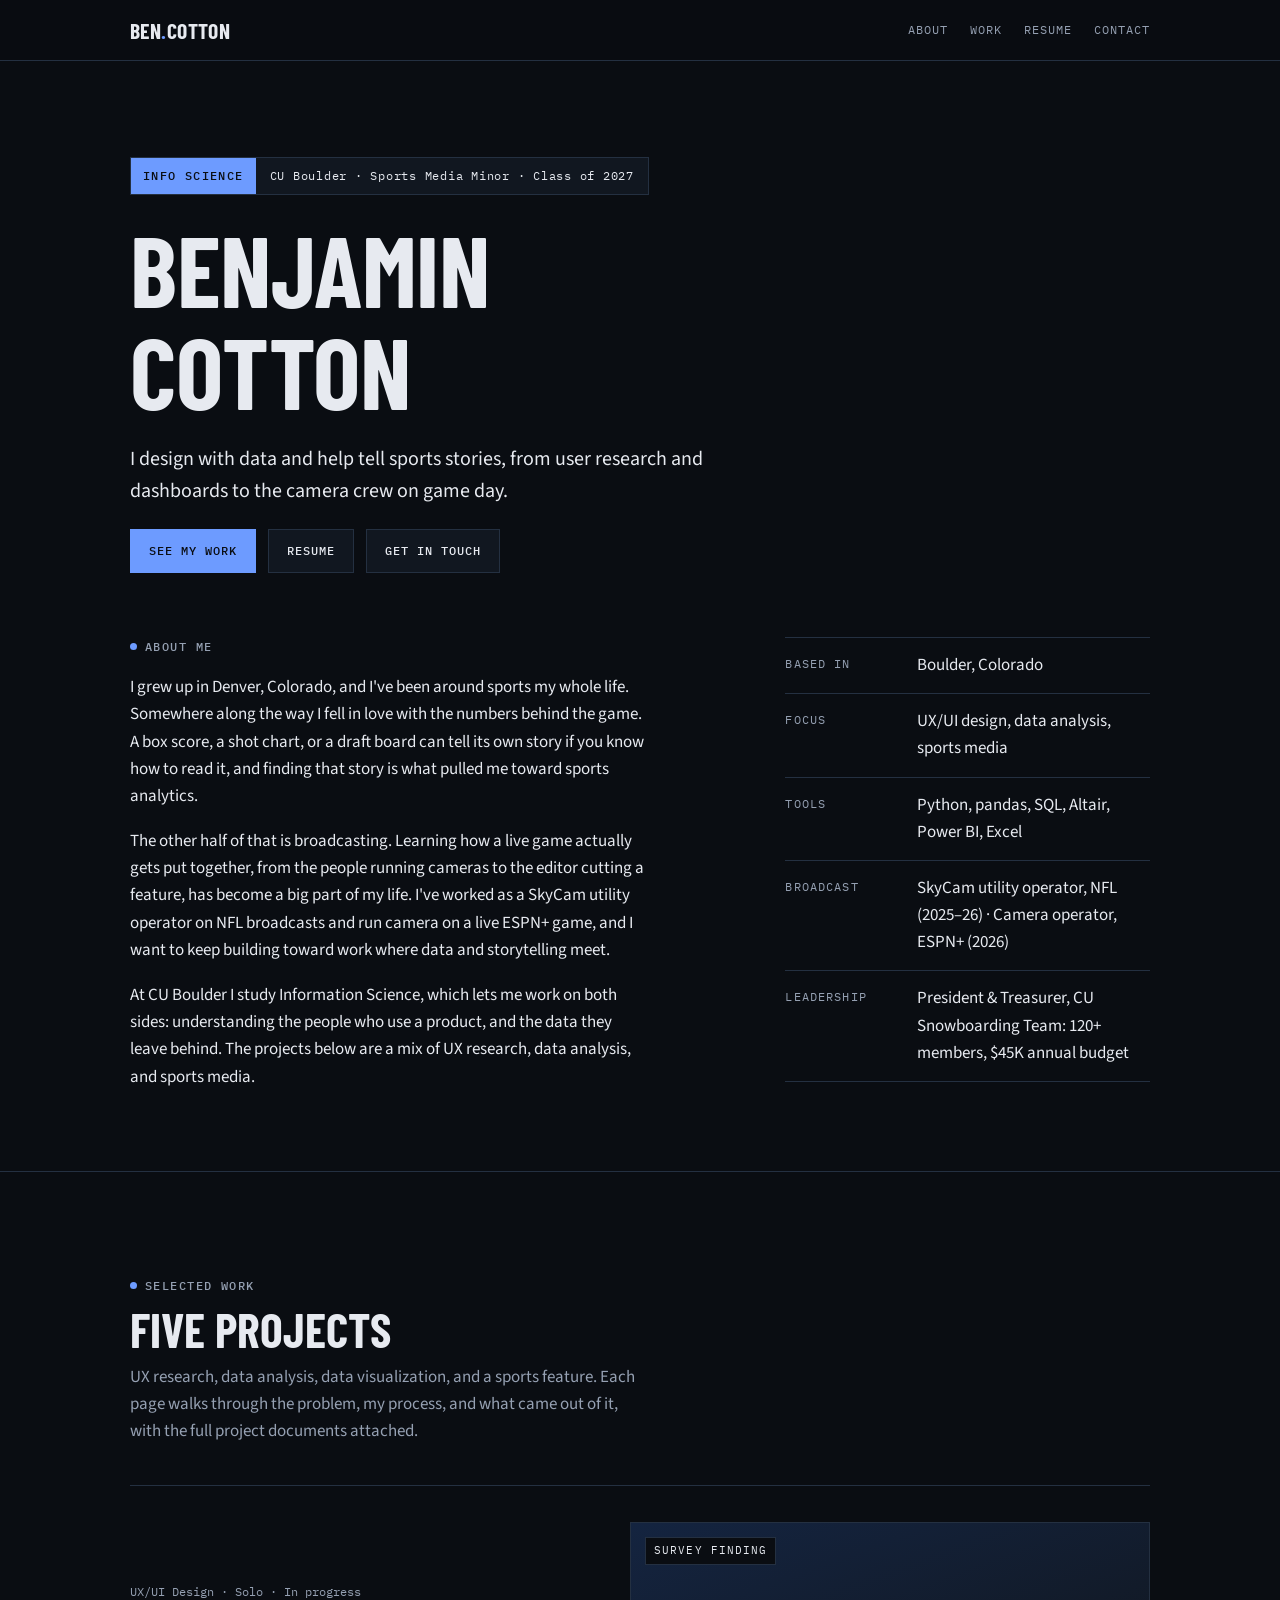
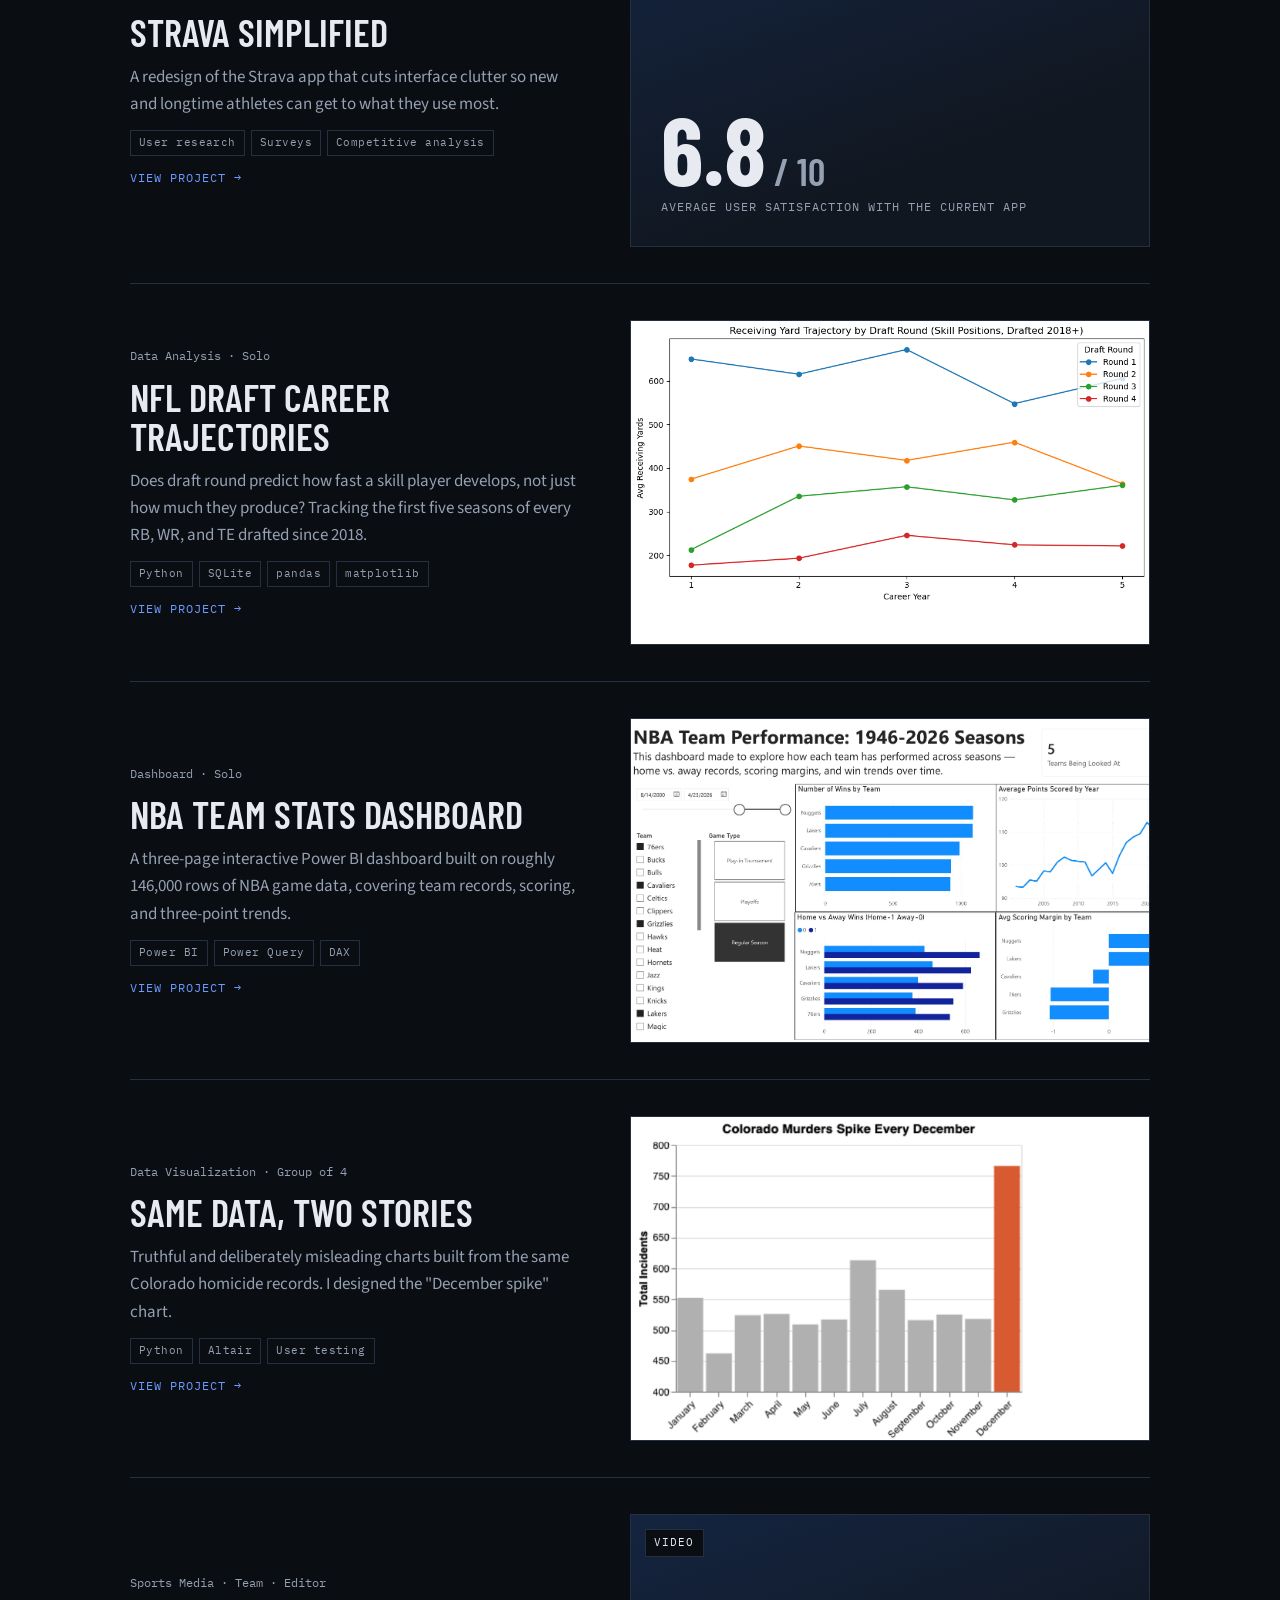
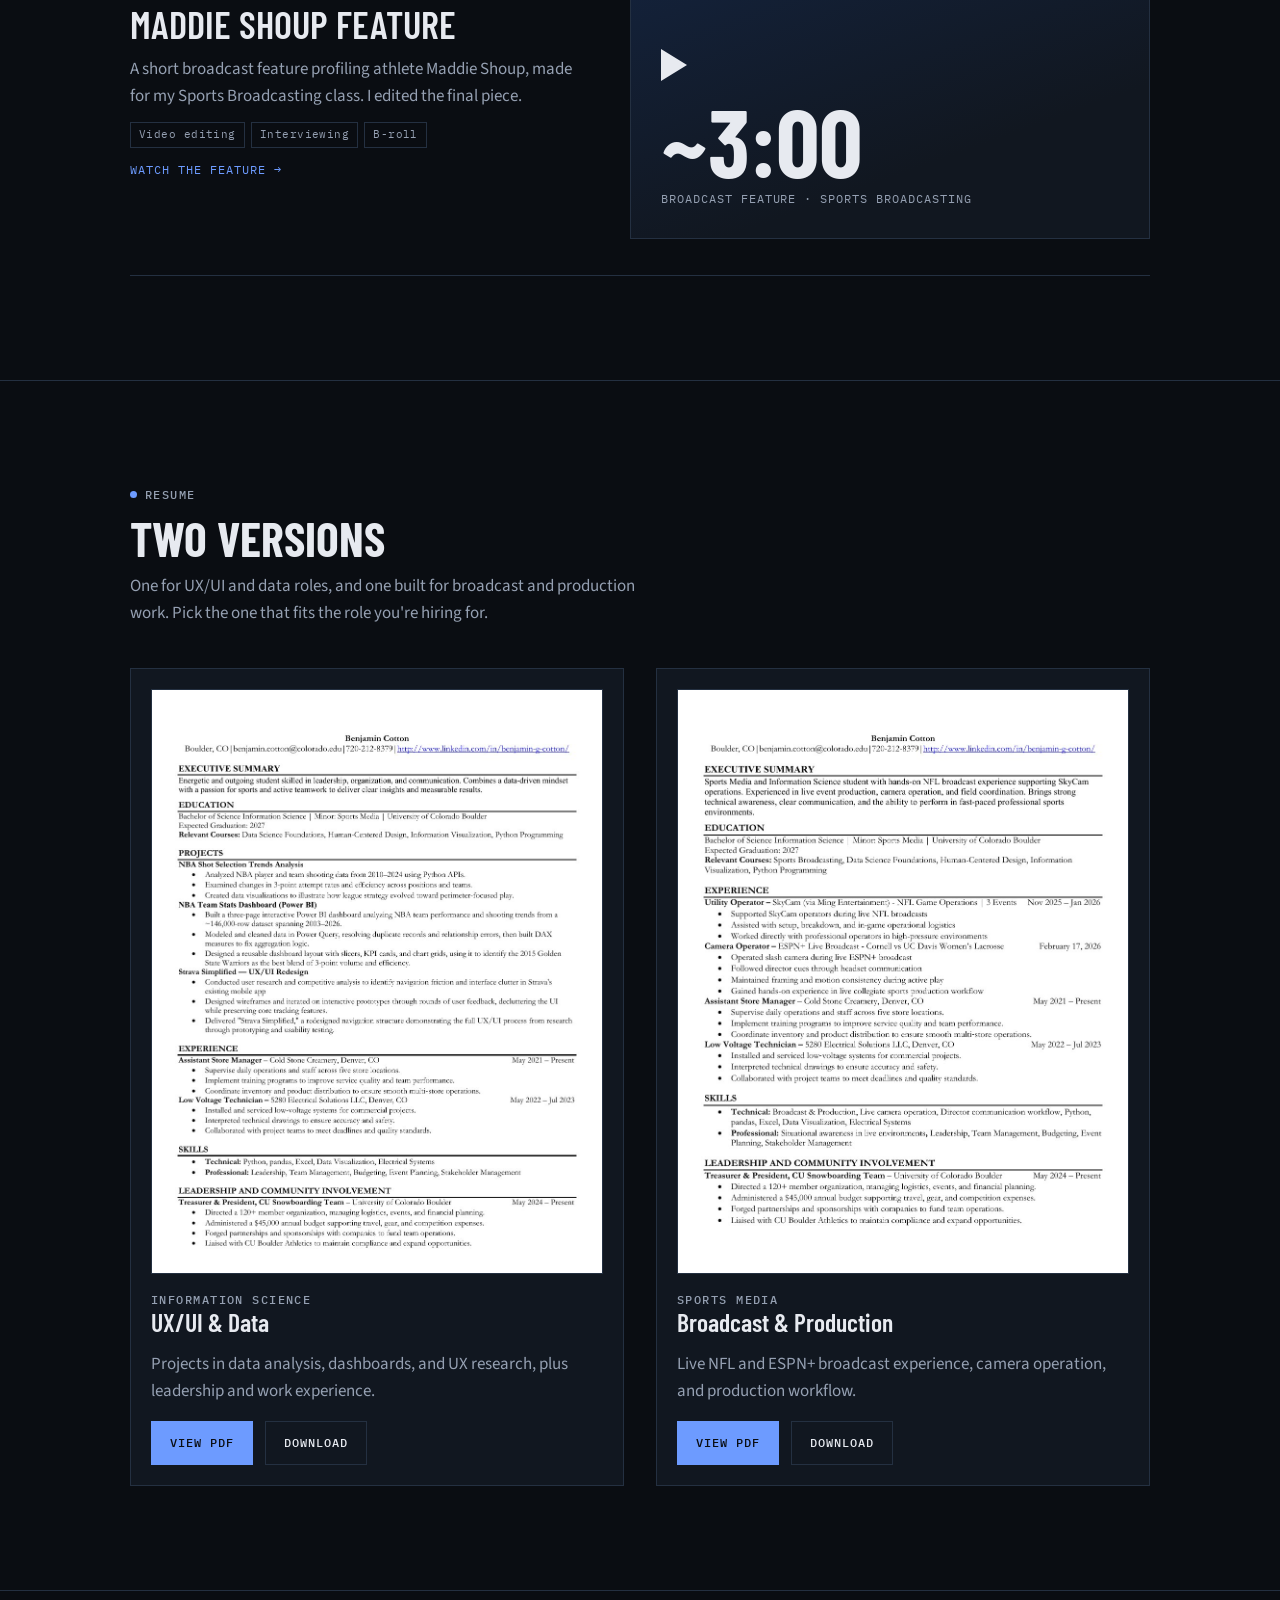
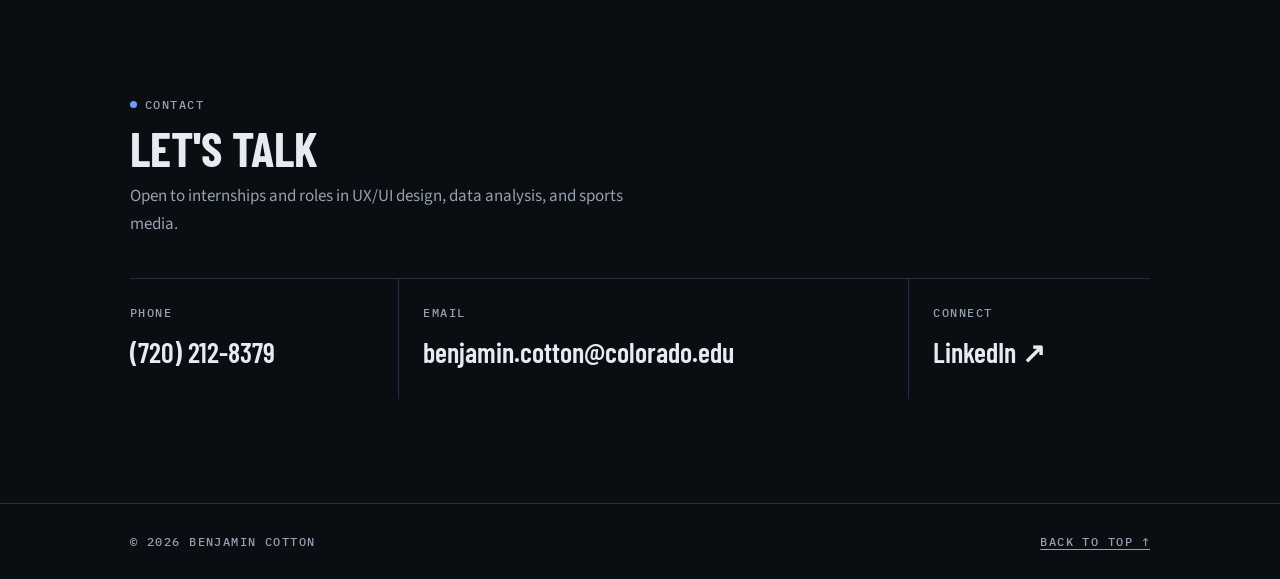
<file: index.html>
<!DOCTYPE html>
<html lang="en">
<head>
<meta charset="utf-8">
<meta name="viewport" content="width=device-width, initial-scale=1, viewport-fit=cover">
<title>Benjamin Cotton</title>
<meta name="description" content="Benjamin Cotton — Information Science student at CU Boulder working in UX/UI design, data analysis, and sports media.">
<link rel="preconnect" href="https://fonts.googleapis.com">
<link rel="preconnect" href="https://fonts.gstatic.com" crossorigin>
<link rel="stylesheet" href="https://fonts.googleapis.com/css2?family=Barlow+Condensed:wght@600;700&family=IBM+Plex+Mono:wght@400;500&family=Source+Sans+3:wght@400;600&display=swap">
<link rel="stylesheet" href="style.css">
</head>
<body>

<nav class="nav" aria-label="Main">
  <div class="wrap">
    <a class="mark" href="#top">Ben<span>.</span>Cotton</a>
    <ul>
      <li><a class="link" href="#about">About</a></li>
      <li><a class="link" href="#work">Work</a></li>
      <li><a class="link" href="#resume">Resume</a></li>
      <li><a class="link" href="#contact">Contact</a></li>
    </ul>
  </div>
</nav>

<main id="top">
  <section class="hero" id="about">
    <div class="wrap">
      <div class="stack">
        <div class="lower-third">
          <span class="tag">Info Science</span>
          <span class="txt">CU Boulder · Sports Media Minor · Class of 2027</span>
        </div>
        <h1>Benjamin<br>Cotton</h1>
        <p class="lede">I design with data and help tell sports stories, from user research and dashboards to the camera crew on game day.</p>
        <div class="cta-row">
          <a class="btn primary" href="#work">See my work</a>
          <a class="btn" href="#resume">Resume</a>
          <a class="btn" href="#contact">Get in touch</a>
        </div>
      </div>

      <div class="about-grid">
        <div class="story">
          <p class="slate"><span class="dot"></span>About me</p>
          <p>I grew up in Denver, Colorado, and I've been around sports my whole life. Somewhere along the way I fell in love with the numbers behind the game. A box score, a shot chart, or a draft board can tell its own story if you know how to read it, and finding that story is what pulled me toward sports analytics.</p>
          <p>The other half of that is broadcasting. Learning how a live game actually gets put together, from the people running cameras to the editor cutting a feature, has become a big part of my life. I've worked as a SkyCam utility operator on NFL broadcasts and run camera on a live ESPN+ game, and I want to keep building toward work where data and storytelling meet.</p>
          <p>At CU Boulder I study Information Science, which lets me work on both sides: understanding the people who use a product, and the data they leave behind. The projects below are a mix of UX research, data analysis, and sports media.</p>
        </div>
        <dl class="facts">
          <div><dt>Based in</dt><dd>Boulder, Colorado</dd></div>
          <div><dt>Focus</dt><dd>UX/UI design, data analysis, sports media</dd></div>
          <div><dt>Tools</dt><dd>Python, pandas, SQL, Altair, Power BI, Excel</dd></div>
          <div><dt>Broadcast</dt><dd>SkyCam utility operator, NFL (2025–26) · Camera operator, ESPN+ (2026)</dd></div>
          <div><dt>Leadership</dt><dd>President &amp; Treasurer, CU Snowboarding Team: 120+ members, $45K annual budget</dd></div>
        </dl>
      </div>
    </div>
  </section>

  <section id="work">
    <div class="wrap">
      <div class="section-head">
        <p class="slate"><span class="dot"></span>Selected work</p>
        <h2>Five projects</h2>
        <p class="muted">UX research, data analysis, data visualization, and a sports feature. Each page walks through the problem, my process, and what came out of it, with the full project documents attached.</p>
      </div>

      <div class="projects">
        <a class="project" href="strava-simplified.html">
          <div class="info">
            <span class="num">UX/UI Design · Solo · In progress</span>
            <h3>Strava Simplified</h3>
            <p class="muted">A redesign of the Strava app that cuts interface clutter so new and longtime athletes can get to what they use most.</p>
            <ul class="tags"><li>User research</li><li>Surveys</li><li>Competitive analysis</li></ul>
            <span class="go">View project →</span>
          </div>
          <div class="thumb type">
            <span class="badge">Survey finding</span>
            <span class="big">6.8<small> / 10</small></span>
            <span class="cap">Average user satisfaction with the current app</span>
          </div>
        </a>

        <a class="project" href="nfl-draft-trajectories.html">
          <div class="info">
            <span class="num">Data Analysis · Solo</span>
            <h3>NFL Draft Career Trajectories</h3>
            <p class="muted">Does draft round predict how fast a skill player develops, not just how much they produce? Tracking the first five seasons of every RB, WR, and TE drafted since 2018.</p>
            <ul class="tags"><li>Python</li><li>SQLite</li><li>pandas</li><li>matplotlib</li></ul>
            <span class="go">View project →</span>
          </div>
          <div class="thumb contain"><img src="nfl-chart-2.png" alt="Line chart of average receiving yards by career year for draft rounds 1 through 4" loading="lazy"></div>
        </a>

        <a class="project" href="nba-team-dashboard.html">
          <div class="info">
            <span class="num">Dashboard · Solo</span>
            <h3>NBA Team Stats Dashboard</h3>
            <p class="muted">A three-page interactive Power BI dashboard built on roughly 146,000 rows of NBA game data, covering team records, scoring, and three-point trends.</p>
            <ul class="tags"><li>Power BI</li><li>Power Query</li><li>DAX</li></ul>
            <span class="go">View project →</span>
          </div>
          <div class="thumb"><img src="nba-page-1.jpg" alt="NBA Team Performance dashboard page with wins, scoring, and home versus away charts" loading="lazy"></div>
        </a>

        <a class="project" href="colorado-homicide-data-viz.html">
          <div class="info">
            <span class="num">Data Visualization · Group of 4</span>
            <h3>Same Data, Two Stories</h3>
            <p class="muted">Truthful and deliberately misleading charts built from the same Colorado homicide records. I designed the "December spike" chart.</p>
            <ul class="tags"><li>Python</li><li>Altair</li><li>User testing</li></ul>
            <span class="go">View project →</span>
          </div>
          <div class="thumb contain"><img src="viz-december.png" alt="Bar chart titled Colorado Murders Spike Every December, with a y-axis starting at 400" loading="lazy"></div>
        </a>

        <a class="project" href="maddie-shoup-feature.html">
          <div class="info">
            <span class="num">Sports Media · Team · Editor</span>
            <h3>Maddie Shoup Feature</h3>
            <p class="muted">A short broadcast feature profiling athlete Maddie Shoup, made for my Sports Broadcasting class. I edited the final piece.</p>
            <ul class="tags"><li>Video editing</li><li>Interviewing</li><li>B-roll</li></ul>
            <span class="go">Watch the feature →</span>
          </div>
          <div class="thumb type">
            <span class="badge">Video</span>
            <span class="play" aria-hidden="true"></span>
            <span class="big">~3:00</span>
            <span class="cap">Broadcast feature · Sports Broadcasting</span>
          </div>
        </a>
      </div>
    </div>
  </section>

  <section id="resume">
    <div class="wrap">
      <div class="section-head">
        <p class="slate"><span class="dot"></span>Resume</p>
        <h2>Two versions</h2>
        <p class="muted">One for UX/UI and data roles, and one built for broadcast and production work. Pick the one that fits the role you're hiring for.</p>
      </div>
      <div class="resumes">
        <article class="resume">
          <div class="paper"><a href="Benjamin-Cotton-Resume.pdf" target="_blank" rel="noopener"><img src="resume-is-1.jpg" alt="Preview of Benjamin Cotton's Information Science resume" loading="lazy"></a></div>
          <div>
            <p class="slate">Information Science</p>
            <h3>UX/UI &amp; Data</h3>
          </div>
          <p class="muted">Projects in data analysis, dashboards, and UX research, plus leadership and work experience.</p>
          <div class="cta-row">
            <a class="btn primary" href="Benjamin-Cotton-Resume.pdf" target="_blank" rel="noopener">View PDF</a>
            <a class="btn" href="Benjamin-Cotton-Resume.pdf" download>Download</a>
          </div>
        </article>
        <article class="resume">
          <div class="paper"><a href="Benjamin-Cotton-Resume-Sports-Media.pdf" target="_blank" rel="noopener"><img src="resume-sports-1.jpg" alt="Preview of Benjamin Cotton's sports media resume" loading="lazy"></a></div>
          <div>
            <p class="slate">Sports Media</p>
            <h3>Broadcast &amp; Production</h3>
          </div>
          <p class="muted">Live NFL and ESPN+ broadcast experience, camera operation, and production workflow.</p>
          <div class="cta-row">
            <a class="btn primary" href="Benjamin-Cotton-Resume-Sports-Media.pdf" target="_blank" rel="noopener">View PDF</a>
            <a class="btn" href="Benjamin-Cotton-Resume-Sports-Media.pdf" download>Download</a>
          </div>
        </article>
      </div>
    </div>
  </section>

  <section id="contact">
    <div class="wrap">
      <div class="section-head">
        <p class="slate"><span class="dot"></span>Contact</p>
        <h2>Let's talk</h2>
        <p class="muted">Open to internships and roles in UX/UI design, data analysis, and sports media.</p>
      </div>
      <div class="contact-grid">
        <div><p class="slate">Phone</p><a class="val" href="tel:+17202128379">(720) 212-8379</a></div>
        <div><p class="slate">Email</p><a class="val" href="mailto:benjamin.cotton@colorado.edu">benjamin.cotton@colorado.edu</a></div>
        <div><p class="slate">Connect</p><a class="val" href="https://www.linkedin.com/in/benjamin-g-cotton/" target="_blank" rel="noopener">LinkedIn ↗</a></div>
      </div>
    </div>
  </section>
</main>

<footer>
  <div class="wrap">
    <span class="slate">© 2026 Benjamin Cotton</span>
    <a class="slate" href="#top">Back to top ↑</a>
  </div>
</footer>

</body>
</html>
</file>
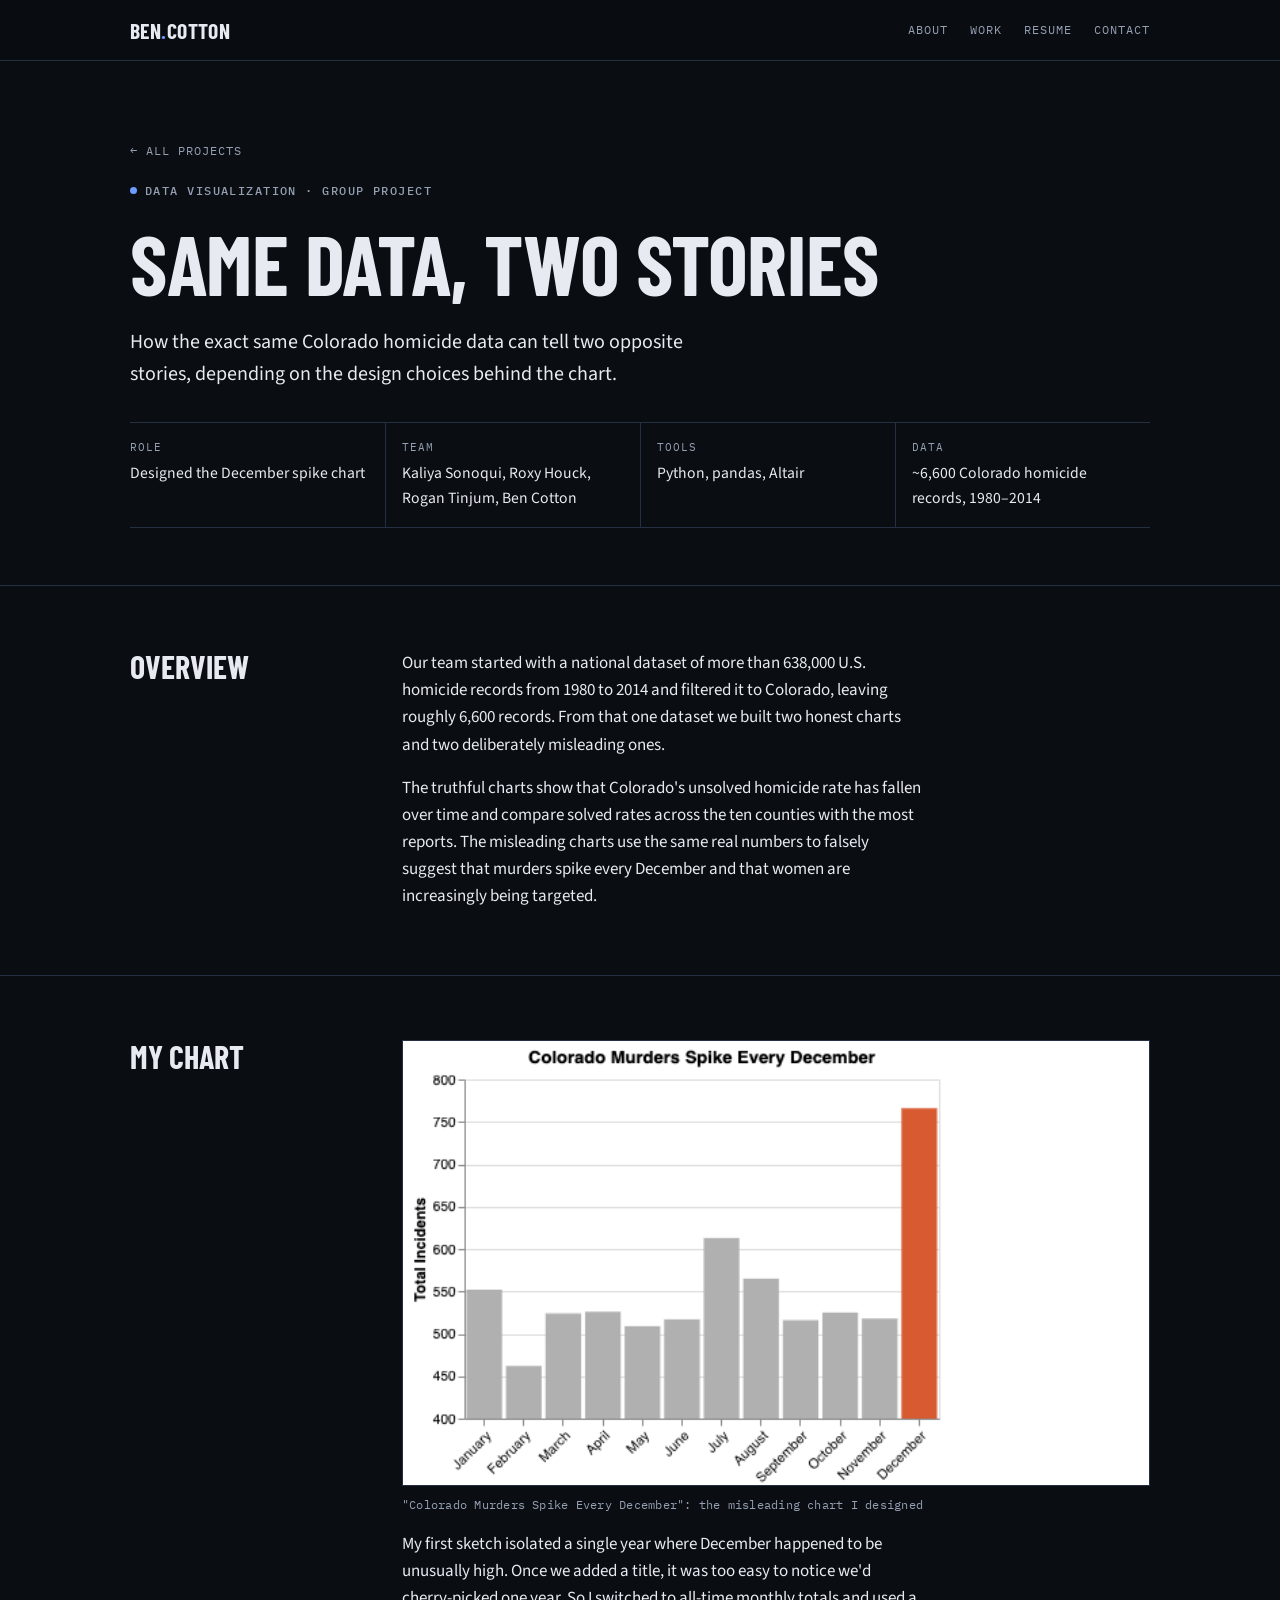
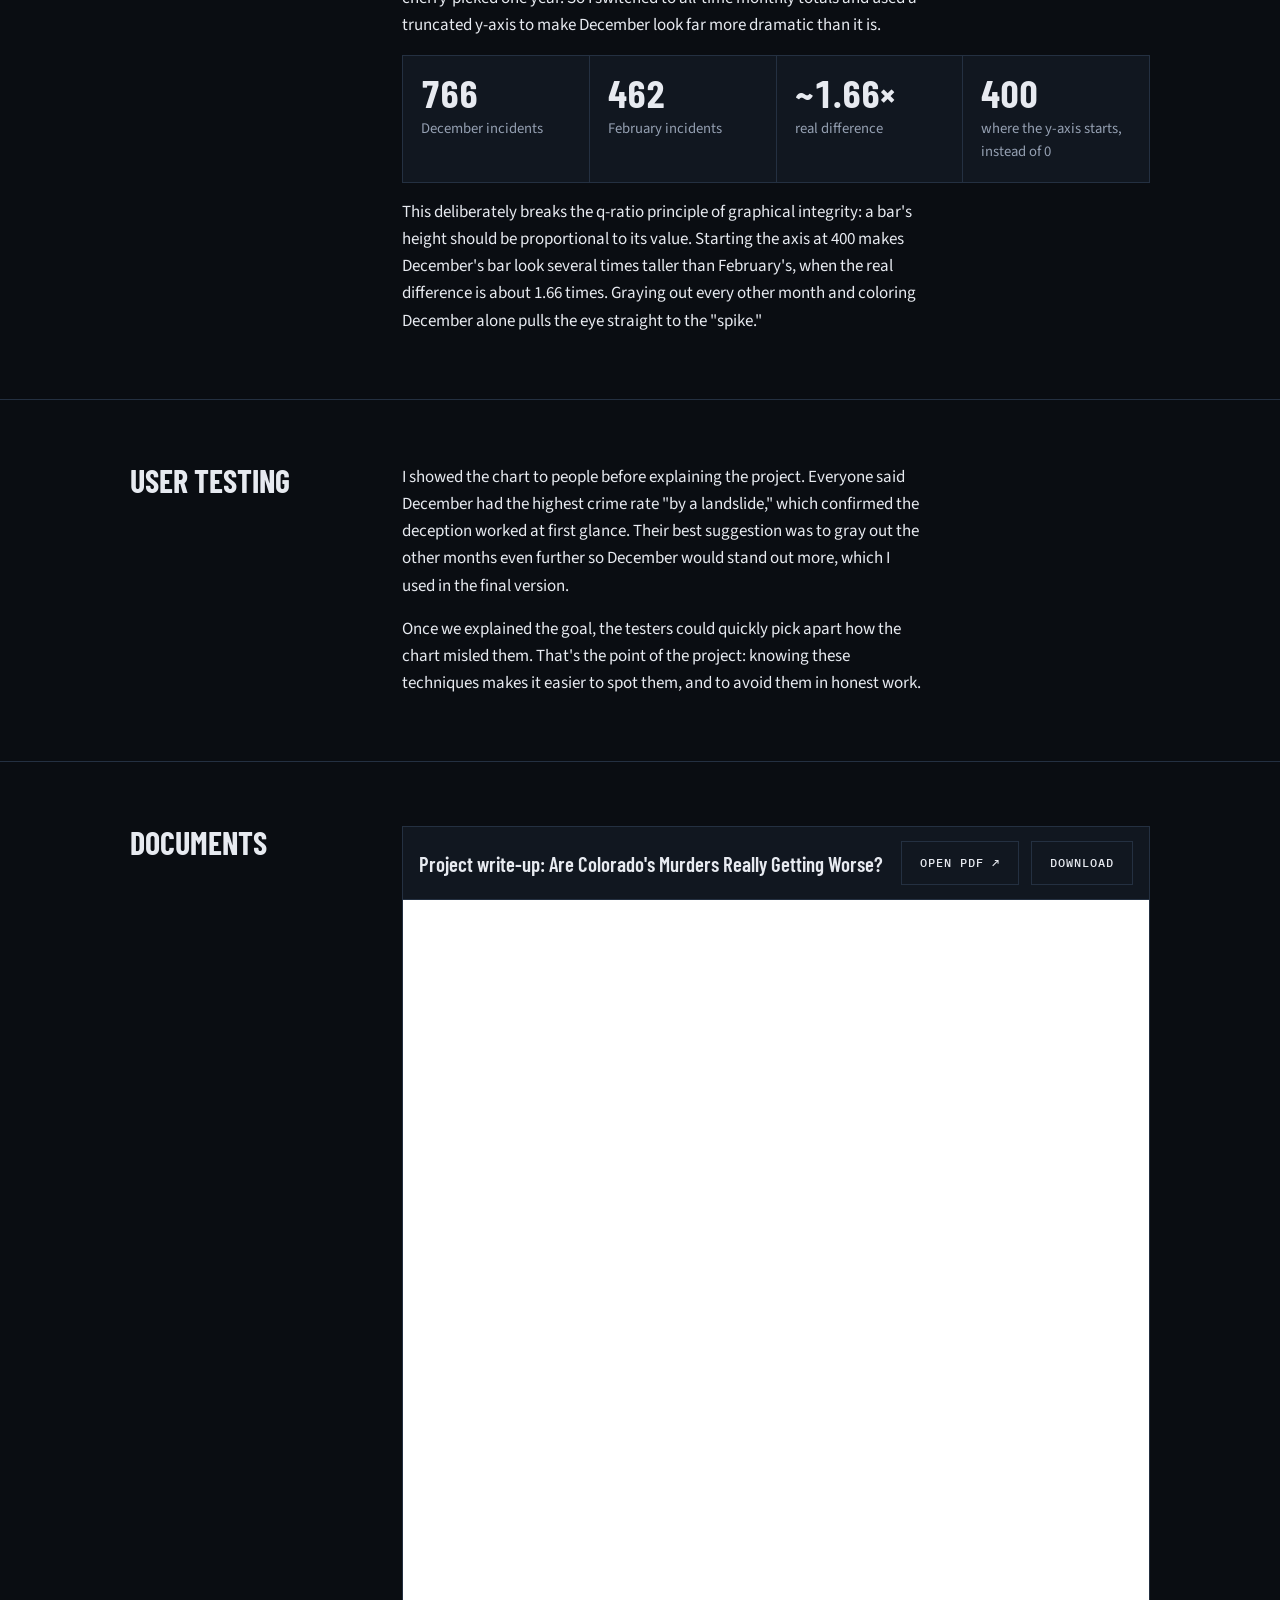
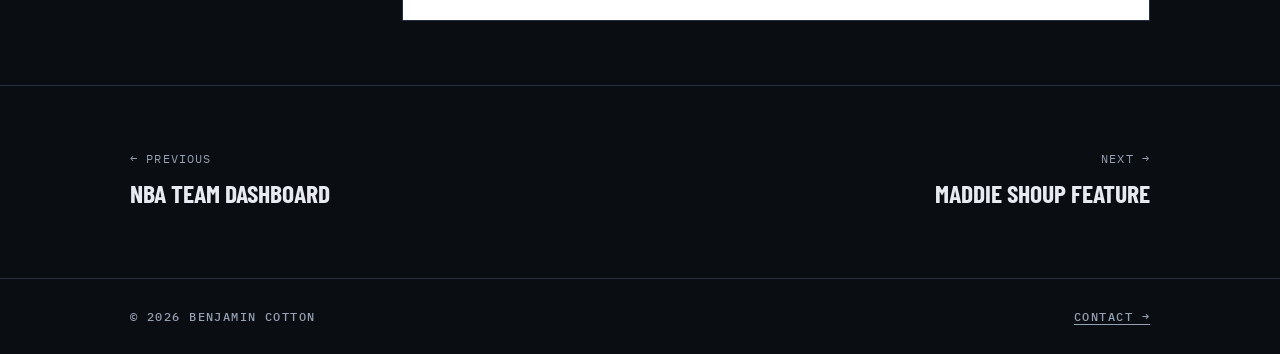
<file: colorado-homicide-data-viz.html>
<!DOCTYPE html>
<html lang="en">
<head>
<meta charset="utf-8">
<meta name="viewport" content="width=device-width, initial-scale=1, viewport-fit=cover">
<title>Same Data, Two Stories · Benjamin Cotton</title>
<link rel="preconnect" href="https://fonts.googleapis.com">
<link rel="preconnect" href="https://fonts.gstatic.com" crossorigin>
<link rel="stylesheet" href="https://fonts.googleapis.com/css2?family=Barlow+Condensed:wght@600;700&family=IBM+Plex+Mono:wght@400;500&family=Source+Sans+3:wght@400;600&display=swap">
<link rel="stylesheet" href="style.css">
</head>
<body>
<nav class="nav" aria-label="Main">
  <div class="wrap">
    <a class="mark" href="index.html">Ben<span>.</span>Cotton</a>
    <ul>
      <li><a class="link" href="index.html#about">About</a></li>
      <li><a class="link" href="index.html#work">Work</a></li>
      <li><a class="link" href="index.html#resume">Resume</a></li>
      <li><a class="link" href="index.html#contact">Contact</a></li>
    </ul>
  </div>
</nav>
<main>
  <section class="detail-hero">
    <div class="wrap" style="display:flex;flex-direction:column;gap:20px">
      <a class="back" href="index.html#work">← All projects</a>
      <p class="slate"><span class="dot"></span>Data Visualization · Group project</p>
      
      <h1>Same Data, Two Stories</h1>
      <p class="lede">How the exact same Colorado homicide data can tell two opposite stories, depending on the design choices behind the chart.</p>
      <dl class="meta"><div><dt>Role</dt><dd>Designed the December spike chart</dd></div><div><dt>Team</dt><dd>Kaliya Sonoqui, Roxy Houck, Rogan Tinjum, Ben Cotton</dd></div><div><dt>Tools</dt><dd>Python, pandas, Altair</dd></div><div><dt>Data</dt><dd>~6,600 Colorado homicide records, 1980–2014</dd></div></dl>
    </div>
  </section>
  <section class="block">
    <div class="wrap two-col">
      <div><h2>Overview</h2></div>
      <div>
        <p>Our team started with a national dataset of more than 638,000 U.S. homicide records from 1980 to 2014 and filtered it to Colorado, leaving roughly 6,600 records. From that one dataset we built two honest charts and two deliberately misleading ones.</p>
        <p>The truthful charts show that Colorado's unsolved homicide rate has fallen over time and compare solved rates across the ten counties with the most reports. The misleading charts use the same real numbers to falsely suggest that murders spike every December and that women are increasingly being targeted.</p></div>
    </div>
  </section>
  <section class="block">
    <div class="wrap two-col">
      <div><h2>My chart</h2></div>
      <div>
        <figure><div class="frame"><img src="viz-december.png" alt="Bar chart of total Colorado homicides by month with the y-axis starting at 400 and December highlighted in red-orange"></div>
          <figcaption>"Colorado Murders Spike Every December": the misleading chart I designed</figcaption></figure>
        <p>My first sketch isolated a single year where December happened to be unusually high. Once we added a title, it was too easy to notice we'd cherry-picked one year. So I switched to all-time monthly totals and used a truncated y-axis to make December look far more dramatic than it is.</p>
        <div class="stats">
          <div class="stat"><b>766</b><span>December incidents</span></div>
          <div class="stat"><b>462</b><span>February incidents</span></div>
          <div class="stat"><b>~1.66×</b><span>real difference</span></div>
          <div class="stat"><b>400</b><span>where the y-axis starts, instead of 0</span></div>
        </div>
        <p>This deliberately breaks the q-ratio principle of graphical integrity: a bar's height should be proportional to its value. Starting the axis at 400 makes December's bar look several times taller than February's, when the real difference is about 1.66 times. Graying out every other month and coloring December alone pulls the eye straight to the "spike."</p></div>
    </div>
  </section>
  <section class="block">
    <div class="wrap two-col">
      <div><h2>User testing</h2></div>
      <div>
        <p>I showed the chart to people before explaining the project. Everyone said December had the highest crime rate "by a landslide," which confirmed the deception worked at first glance. Their best suggestion was to gray out the other months even further so December would stand out more, which I used in the final version.</p>
        <p>Once we explained the goal, the testers could quickly pick apart how the chart misled them. That's the point of the project: knowing these techniques makes it easier to spot them, and to avoid them in honest work.</p></div>
    </div>
  </section>
  <section class="block">
    <div class="wrap two-col">
      <div><h2>Documents</h2></div>
      <div><div class="docs"><article class="doc">
          <header><strong>Project write-up: Are Colorado's Murders Really Getting Worse?</strong>
            <div class="cta-row"><a class="btn" href="colorado-homicide-data-viz.pdf" target="_blank" rel="noopener">Open PDF ↗</a><a class="btn" href="colorado-homicide-data-viz.pdf" download>Download</a></div>
          </header>
          <iframe src="colorado-homicide-data-viz.pdf#view=FitH" title="Project write-up: Are Colorado's Murders Really Getting Worse?" loading="lazy"></iframe>
        </article></div></div>
    </div>
  </section>

  <section class="block">
    <div class="wrap next"><a href="nba-team-dashboard.html"><span>← Previous</span><strong>NBA Team Dashboard</strong></a><a class="right" href="maddie-shoup-feature.html"><span>Next →</span><strong>Maddie Shoup Feature</strong></a></div>
  </section>
</main>
<footer>
  <div class="wrap">
    <span class="slate">© 2026 Benjamin Cotton</span>
    <a class="slate" href="index.html#contact">Contact →</a>
  </div>
</footer>
</body>
</html>
</file>
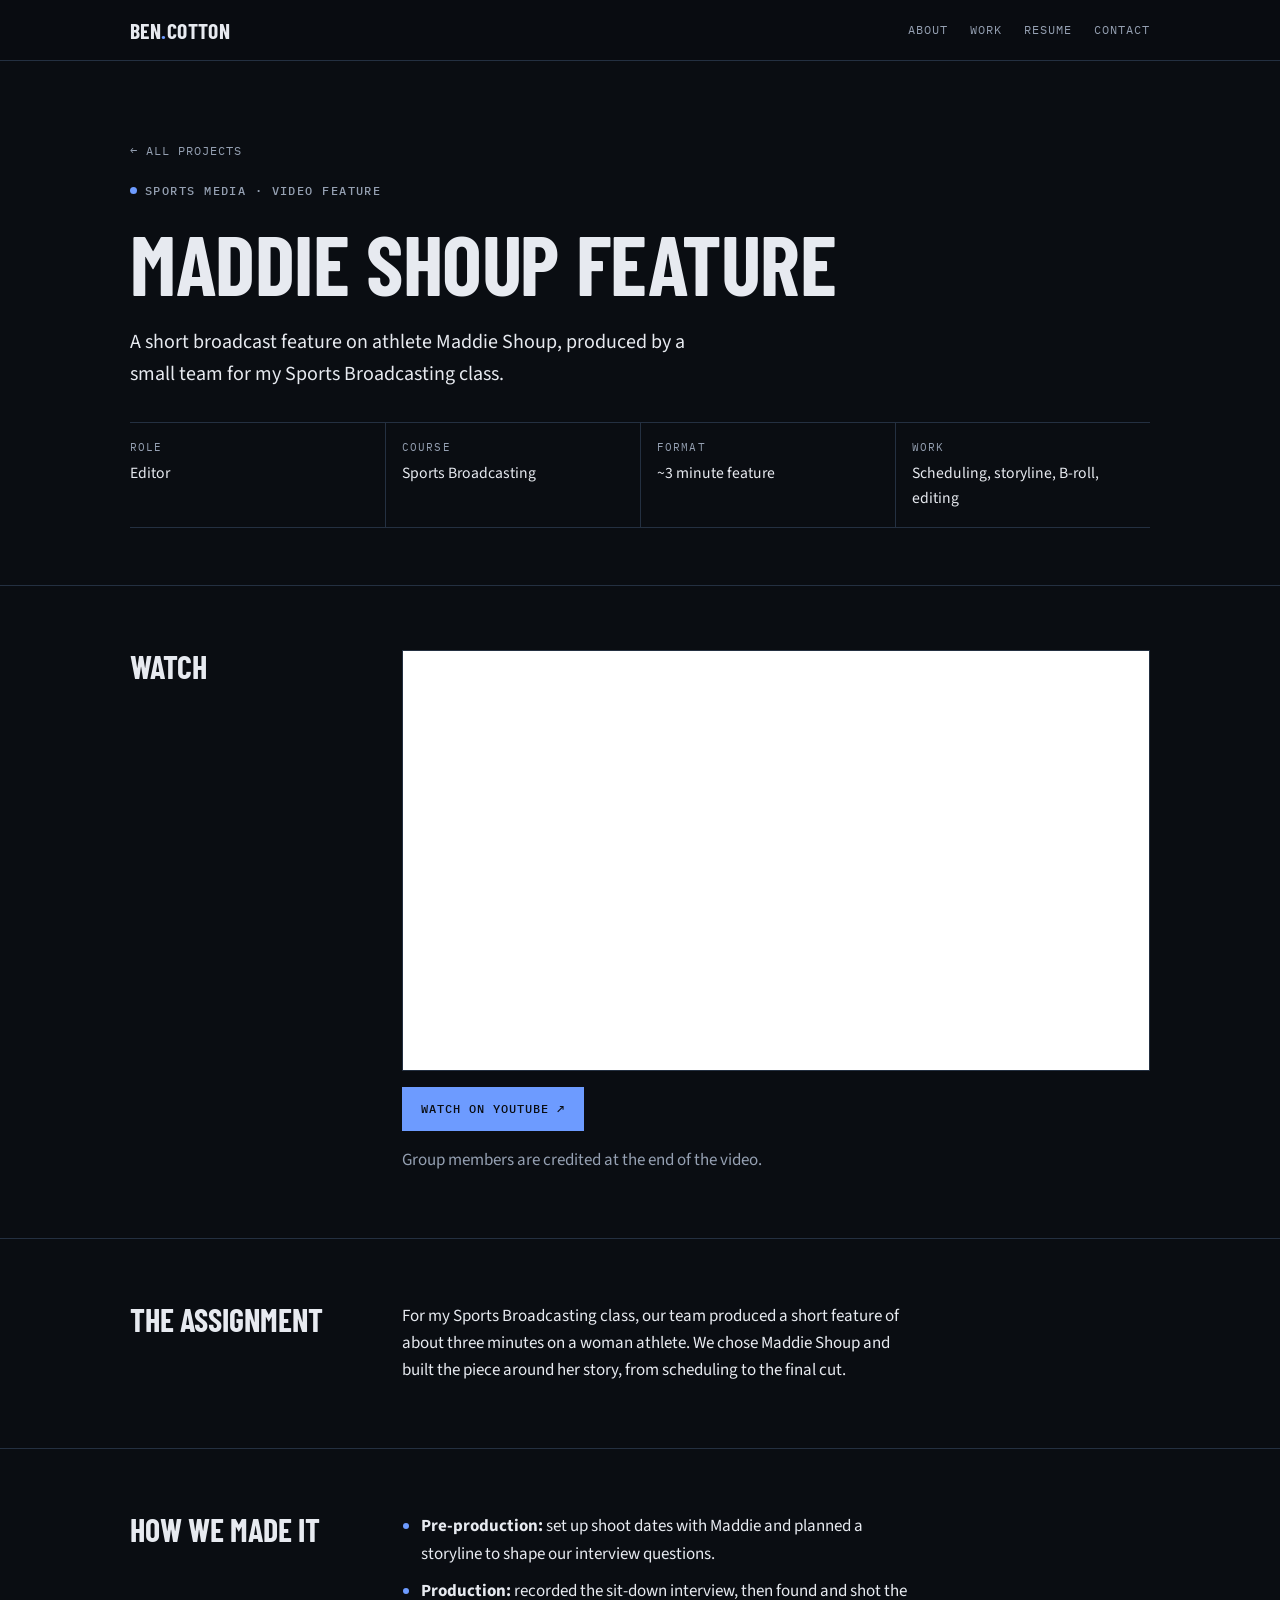
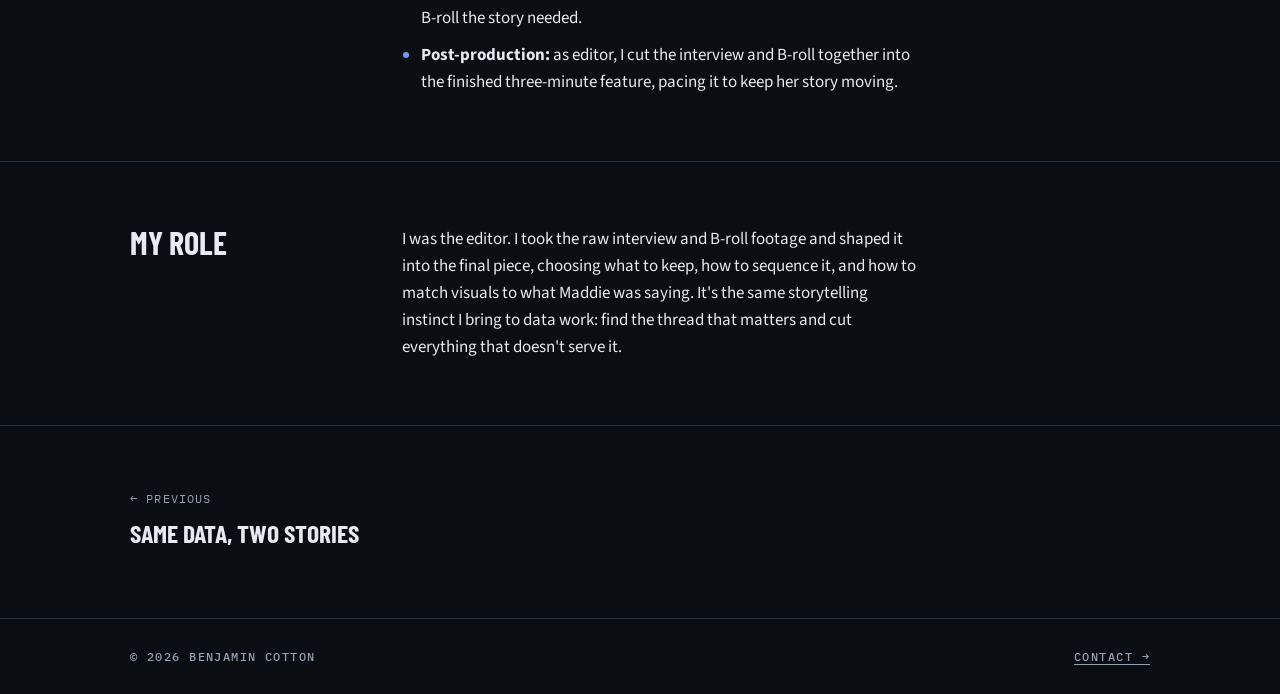
<file: maddie-shoup-feature.html>
<!DOCTYPE html>
<html lang="en">
<head>
<meta charset="utf-8">
<meta name="viewport" content="width=device-width, initial-scale=1, viewport-fit=cover">
<title>Maddie Shoup Feature · Benjamin Cotton</title>
<link rel="preconnect" href="https://fonts.googleapis.com">
<link rel="preconnect" href="https://fonts.gstatic.com" crossorigin>
<link rel="stylesheet" href="https://fonts.googleapis.com/css2?family=Barlow+Condensed:wght@600;700&family=IBM+Plex+Mono:wght@400;500&family=Source+Sans+3:wght@400;600&display=swap">
<link rel="stylesheet" href="style.css">
</head>
<body>
<nav class="nav" aria-label="Main">
  <div class="wrap">
    <a class="mark" href="index.html">Ben<span>.</span>Cotton</a>
    <ul>
      <li><a class="link" href="index.html#about">About</a></li>
      <li><a class="link" href="index.html#work">Work</a></li>
      <li><a class="link" href="index.html#resume">Resume</a></li>
      <li><a class="link" href="index.html#contact">Contact</a></li>
    </ul>
  </div>
</nav>
<main>
  <section class="detail-hero">
    <div class="wrap" style="display:flex;flex-direction:column;gap:20px">
      <a class="back" href="index.html#work">← All projects</a>
      <p class="slate"><span class="dot"></span>Sports Media · Video feature</p>
      
      <h1>Maddie Shoup Feature</h1>
      <p class="lede">A short broadcast feature on athlete Maddie Shoup, produced by a small team for my Sports Broadcasting class.</p>
      <dl class="meta"><div><dt>Role</dt><dd>Editor</dd></div><div><dt>Course</dt><dd>Sports Broadcasting</dd></div><div><dt>Format</dt><dd>~3 minute feature</dd></div><div><dt>Work</dt><dd>Scheduling, storyline, B-roll, editing</dd></div></dl>
    </div>
  </section>
  <section class="block">
    <div class="wrap two-col">
      <div><h2>Watch</h2></div>
      <div>
        <div class="video"><iframe src="https://www.youtube-nocookie.com/embed/Css6tfZlC9A" title="Maddie Shoup sports feature" allow="accelerometer; encrypted-media; gyroscope; picture-in-picture; fullscreen" allowfullscreen loading="lazy"></iframe></div>
        <div class="cta-row"><a class="btn primary" href="https://youtu.be/Css6tfZlC9A" target="_blank" rel="noopener">Watch on YouTube ↗</a></div>
        <p class="muted">Group members are credited at the end of the video.</p></div>
    </div>
  </section>
  <section class="block">
    <div class="wrap two-col">
      <div><h2>The assignment</h2></div>
      <div>
        <p>For my Sports Broadcasting class, our team produced a short feature of about three minutes on a woman athlete. We chose Maddie Shoup and built the piece around her story, from scheduling to the final cut.</p></div>
    </div>
  </section>
  <section class="block">
    <div class="wrap two-col">
      <div><h2>How we made it</h2></div>
      <div>
        <ul class="points">
          <li><strong>Pre-production:</strong> set up shoot dates with Maddie and planned a storyline to shape our interview questions.</li>
          <li><strong>Production:</strong> recorded the sit-down interview, then found and shot the B-roll the story needed.</li>
          <li><strong>Post-production:</strong> as editor, I cut the interview and B-roll together into the finished three-minute feature, pacing it to keep her story moving.</li>
        </ul></div>
    </div>
  </section>
  <section class="block">
    <div class="wrap two-col">
      <div><h2>My role</h2></div>
      <div>
        <p>I was the editor. I took the raw interview and B-roll footage and shaped it into the final piece, choosing what to keep, how to sequence it, and how to match visuals to what Maddie was saying. It's the same storytelling instinct I bring to data work: find the thread that matters and cut everything that doesn't serve it.</p></div>
    </div>
  </section>

  <section class="block">
    <div class="wrap next"><a href="colorado-homicide-data-viz.html"><span>← Previous</span><strong>Same Data, Two Stories</strong></a></div>
  </section>
</main>
<footer>
  <div class="wrap">
    <span class="slate">© 2026 Benjamin Cotton</span>
    <a class="slate" href="index.html#contact">Contact →</a>
  </div>
</footer>
</body>
</html>
</file>
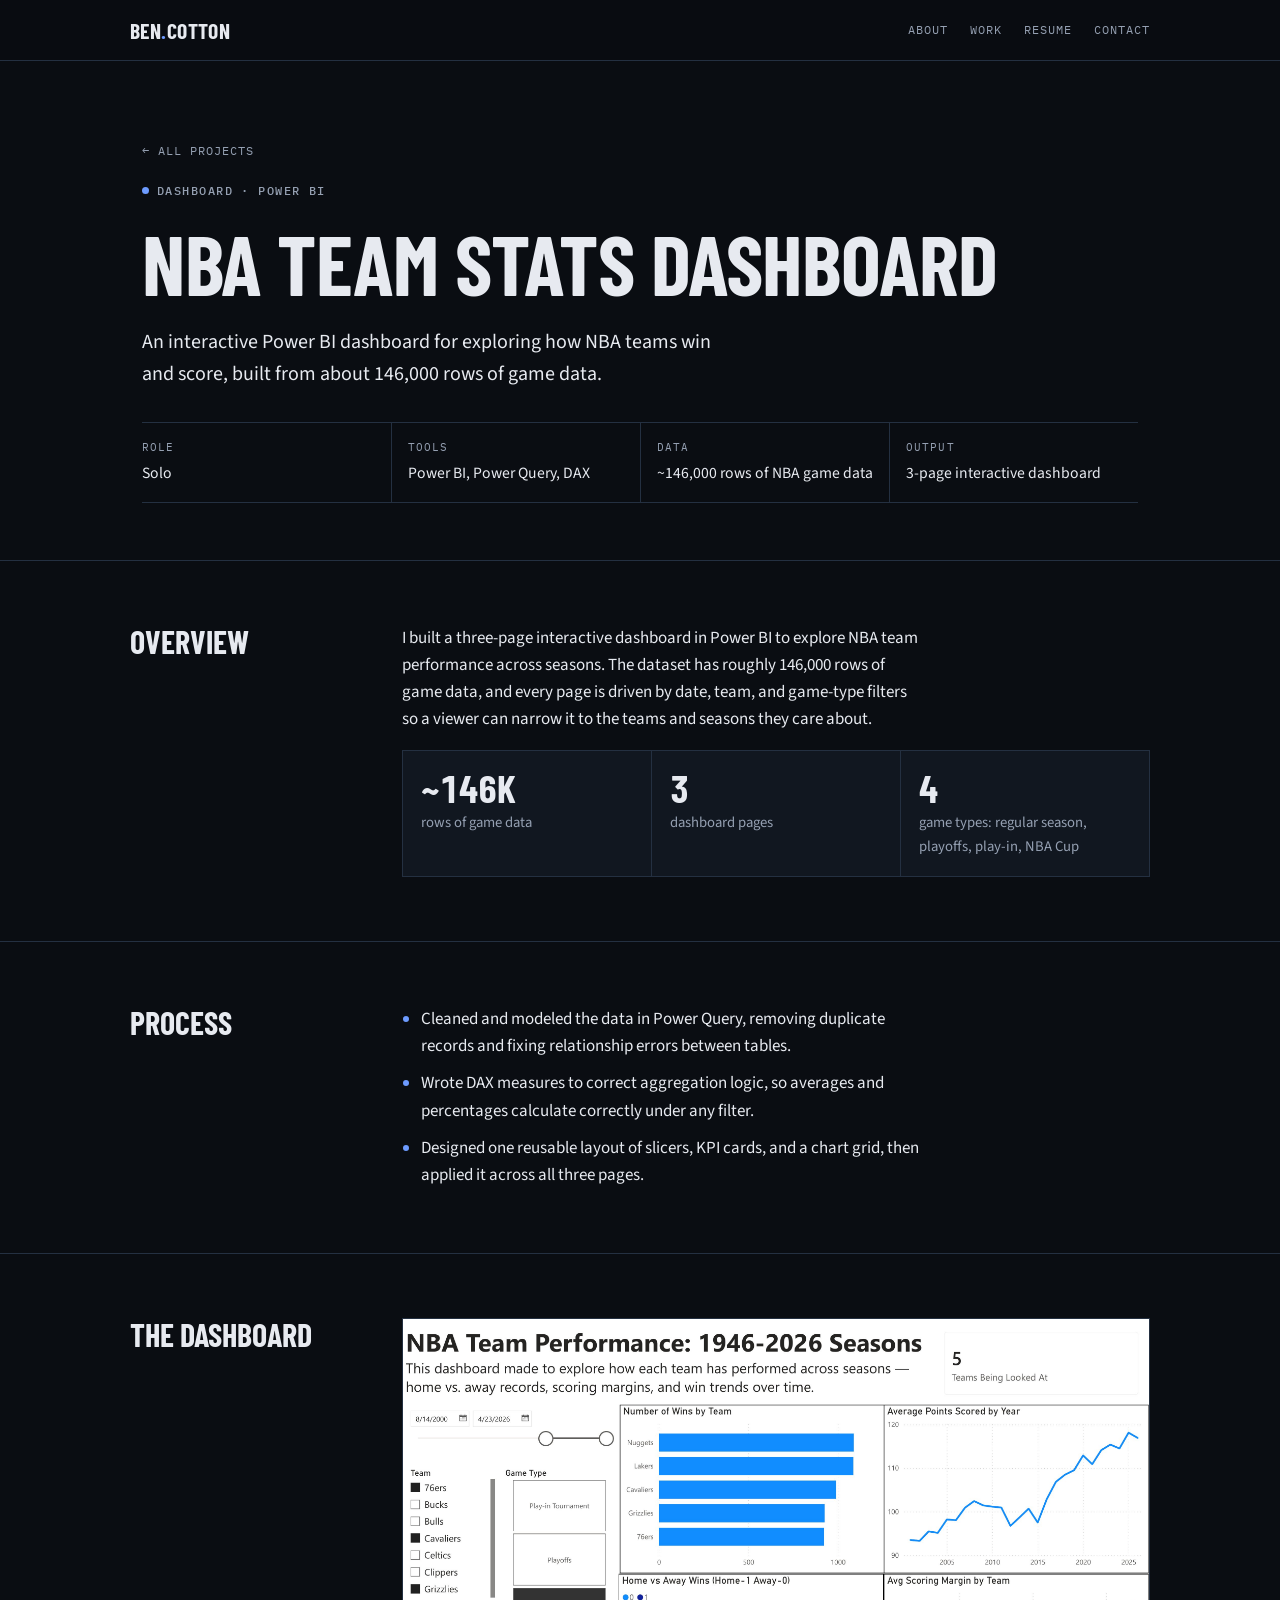
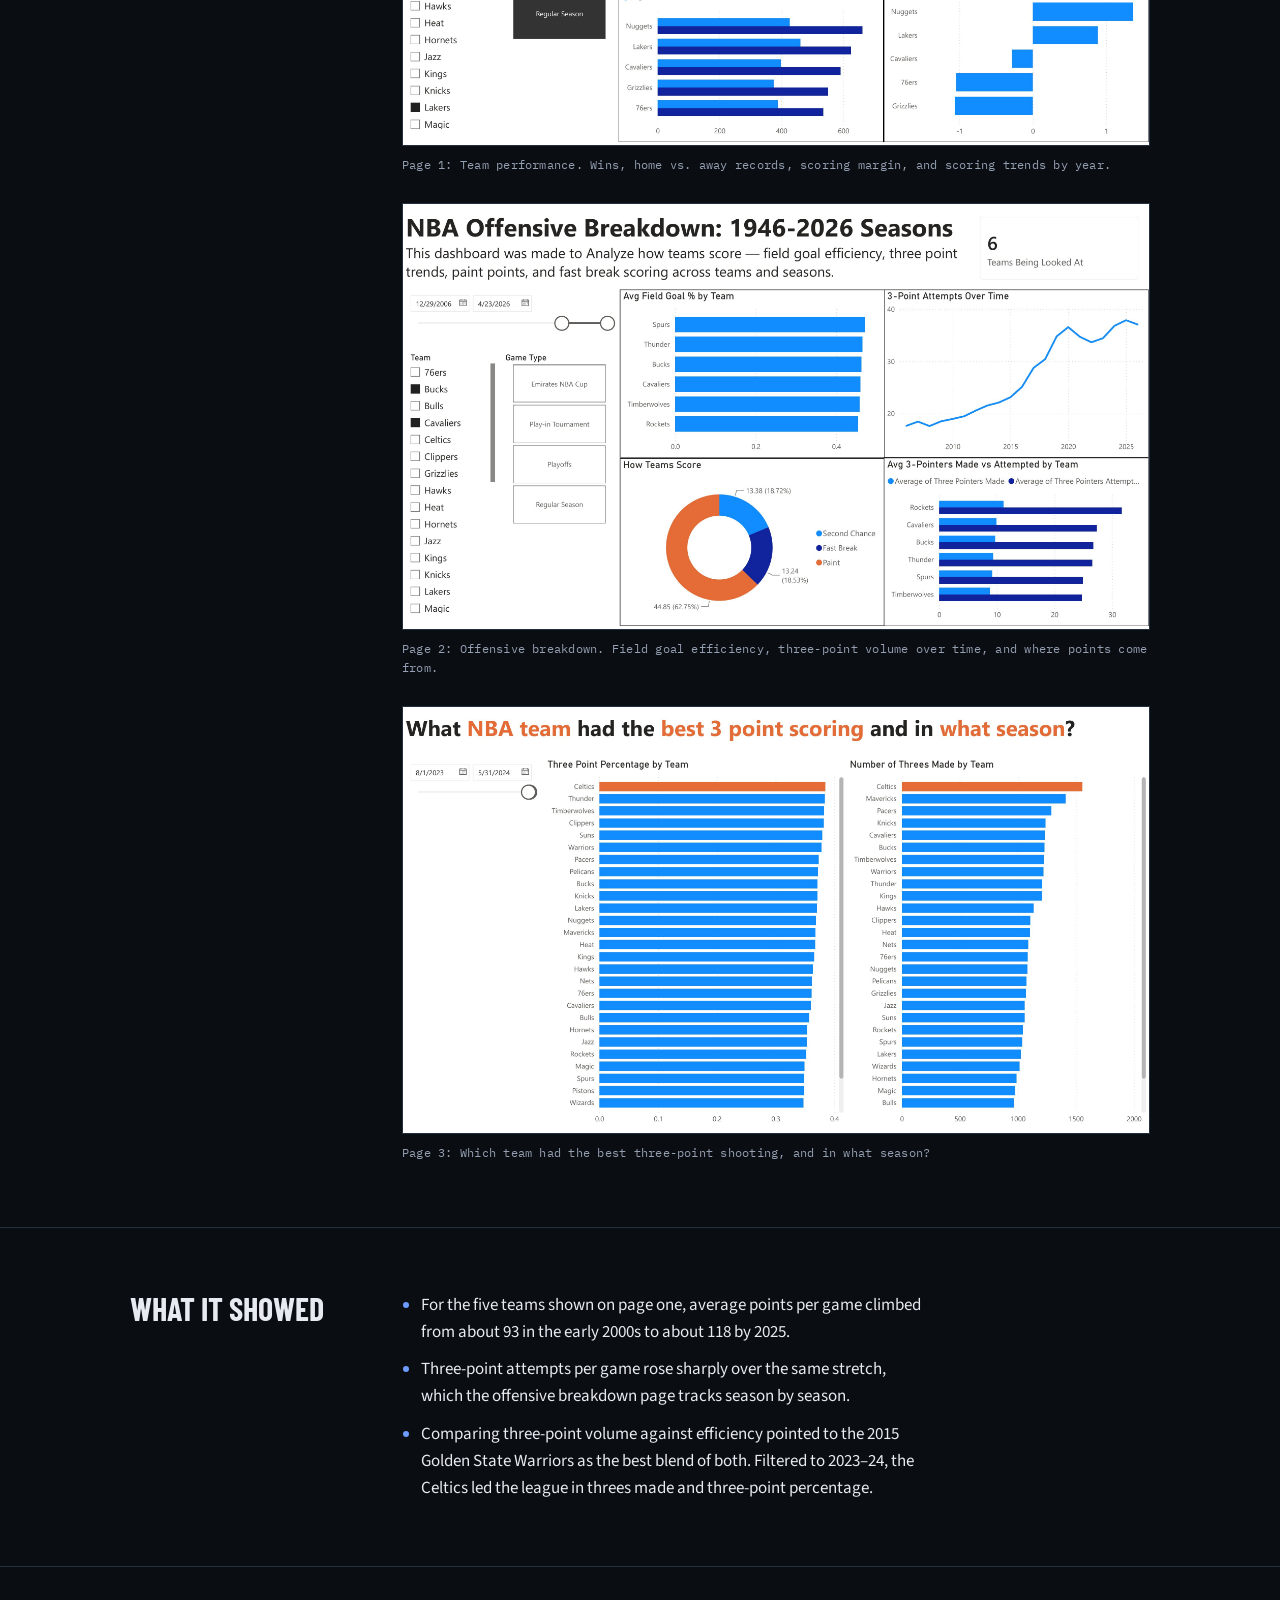
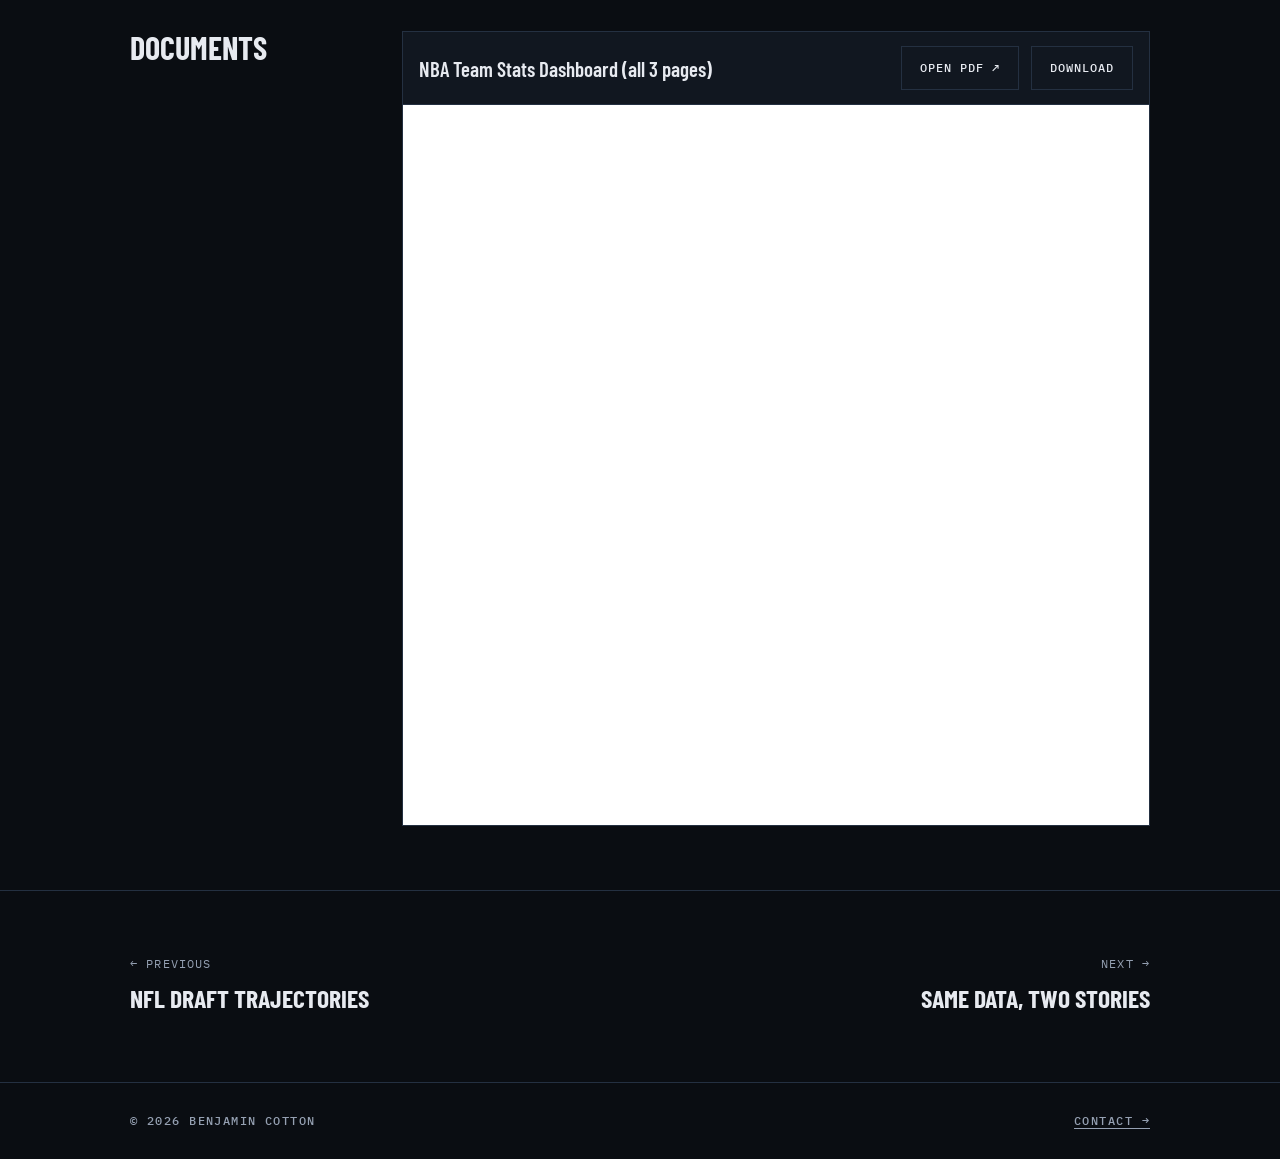
<file: nba-team-dashboard.html>
<!DOCTYPE html>
<html lang="en">
<head>
<meta charset="utf-8">
<meta name="viewport" content="width=device-width, initial-scale=1, viewport-fit=cover">
<title>NBA Team Dashboard · Benjamin Cotton</title>
<link rel="preconnect" href="https://fonts.googleapis.com">
<link rel="preconnect" href="https://fonts.gstatic.com" crossorigin>
<link rel="stylesheet" href="https://fonts.googleapis.com/css2?family=Barlow+Condensed:wght@600;700&family=IBM+Plex+Mono:wght@400;500&family=Source+Sans+3:wght@400;600&display=swap">
<link rel="stylesheet" href="style.css">
</head>
<body>
<nav class="nav" aria-label="Main">
  <div class="wrap">
    <a class="mark" href="index.html">Ben<span>.</span>Cotton</a>
    <ul>
      <li><a class="link" href="index.html#about">About</a></li>
      <li><a class="link" href="index.html#work">Work</a></li>
      <li><a class="link" href="index.html#resume">Resume</a></li>
      <li><a class="link" href="index.html#contact">Contact</a></li>
    </ul>
  </div>
</nav>
<main>
  <section class="detail-hero">
    <div class="wrap" style="display:flex;flex-direction:column;gap:20px">
      <a class="back" href="index.html#work">← All projects</a>
      <p class="slate"><span class="dot"></span>Dashboard · Power BI</p>
      
      <h1>NBA Team Stats Dashboard</h1>
      <p class="lede">An interactive Power BI dashboard for exploring how NBA teams win and score, built from about 146,000 rows of game data.</p>
      <dl class="meta"><div><dt>Role</dt><dd>Solo</dd></div><div><dt>Tools</dt><dd>Power BI, Power Query, DAX</dd></div><div><dt>Data</dt><dd>~146,000 rows of NBA game data</dd></div><div><dt>Output</dt><dd>3-page interactive dashboard</dd></div></dl>
    </div>
  </section>
  <section class="block">
    <div class="wrap two-col">
      <div><h2>Overview</h2></div>
      <div>
        <p>I built a three-page interactive dashboard in Power BI to explore NBA team performance across seasons. The dataset has roughly 146,000 rows of game data, and every page is driven by date, team, and game-type filters so a viewer can narrow it to the teams and seasons they care about.</p>
        <div class="stats">
          <div class="stat"><b>~146K</b><span>rows of game data</span></div>
          <div class="stat"><b>3</b><span>dashboard pages</span></div>
          <div class="stat"><b>4</b><span>game types: regular season, playoffs, play-in, NBA Cup</span></div>
        </div></div>
    </div>
  </section>
  <section class="block">
    <div class="wrap two-col">
      <div><h2>Process</h2></div>
      <div>
        <ul class="points">
          <li>Cleaned and modeled the data in Power Query, removing duplicate records and fixing relationship errors between tables.</li>
          <li>Wrote DAX measures to correct aggregation logic, so averages and percentages calculate correctly under any filter.</li>
          <li>Designed one reusable layout of slicers, KPI cards, and a chart grid, then applied it across all three pages.</li>
        </ul></div>
    </div>
  </section>
  <section class="block">
    <div class="wrap two-col">
      <div><h2>The dashboard</h2></div>
      <div>
        <div class="gallery">
          <figure><div class="frame"><img src="nba-page-1.jpg" alt="Team Performance page: wins by team, average points by year, home versus away wins, and scoring margin" loading="lazy"></div>
            <figcaption>Page 1: Team performance. Wins, home vs. away records, scoring margin, and scoring trends by year.</figcaption></figure>
          <figure><div class="frame"><img src="nba-page-2.jpg" alt="Offensive Breakdown page: three-point attempts over time, field goal percentage, scoring sources, and threes made versus attempted" loading="lazy"></div>
            <figcaption>Page 2: Offensive breakdown. Field goal efficiency, three-point volume over time, and where points come from.</figcaption></figure>
          <figure><div class="frame"><img src="nba-page-3.jpg" alt="Question page: threes made and three-point percentage by team for the 2023-24 season" loading="lazy"></div>
            <figcaption>Page 3: Which team had the best three-point shooting, and in what season?</figcaption></figure>
        </div></div>
    </div>
  </section>
  <section class="block">
    <div class="wrap two-col">
      <div><h2>What it showed</h2></div>
      <div>
        <ul class="points">
          <li>For the five teams shown on page one, average points per game climbed from about 93 in the early 2000s to about 118 by 2025.</li>
          <li>Three-point attempts per game rose sharply over the same stretch, which the offensive breakdown page tracks season by season.</li>
          <li>Comparing three-point volume against efficiency pointed to the 2015 Golden State Warriors as the best blend of both. Filtered to 2023–24, the Celtics led the league in threes made and three-point percentage.</li>
        </ul></div>
    </div>
  </section>
  <section class="block">
    <div class="wrap two-col">
      <div><h2>Documents</h2></div>
      <div><div class="docs"><article class="doc">
          <header><strong>NBA Team Stats Dashboard (all 3 pages)</strong>
            <div class="cta-row"><a class="btn" href="nba-team-dashboard.pdf" target="_blank" rel="noopener">Open PDF ↗</a><a class="btn" href="nba-team-dashboard.pdf" download>Download</a></div>
          </header>
          <iframe src="nba-team-dashboard.pdf#view=FitH" title="NBA Team Stats Dashboard (all 3 pages)" loading="lazy"></iframe>
        </article></div></div>
    </div>
  </section>

  <section class="block">
    <div class="wrap next"><a href="nfl-draft-trajectories.html"><span>← Previous</span><strong>NFL Draft Trajectories</strong></a><a class="right" href="colorado-homicide-data-viz.html"><span>Next →</span><strong>Same Data, Two Stories</strong></a></div>
  </section>
</main>
<footer>
  <div class="wrap">
    <span class="slate">© 2026 Benjamin Cotton</span>
    <a class="slate" href="index.html#contact">Contact →</a>
  </div>
</footer>
</body>
</html>
</file>
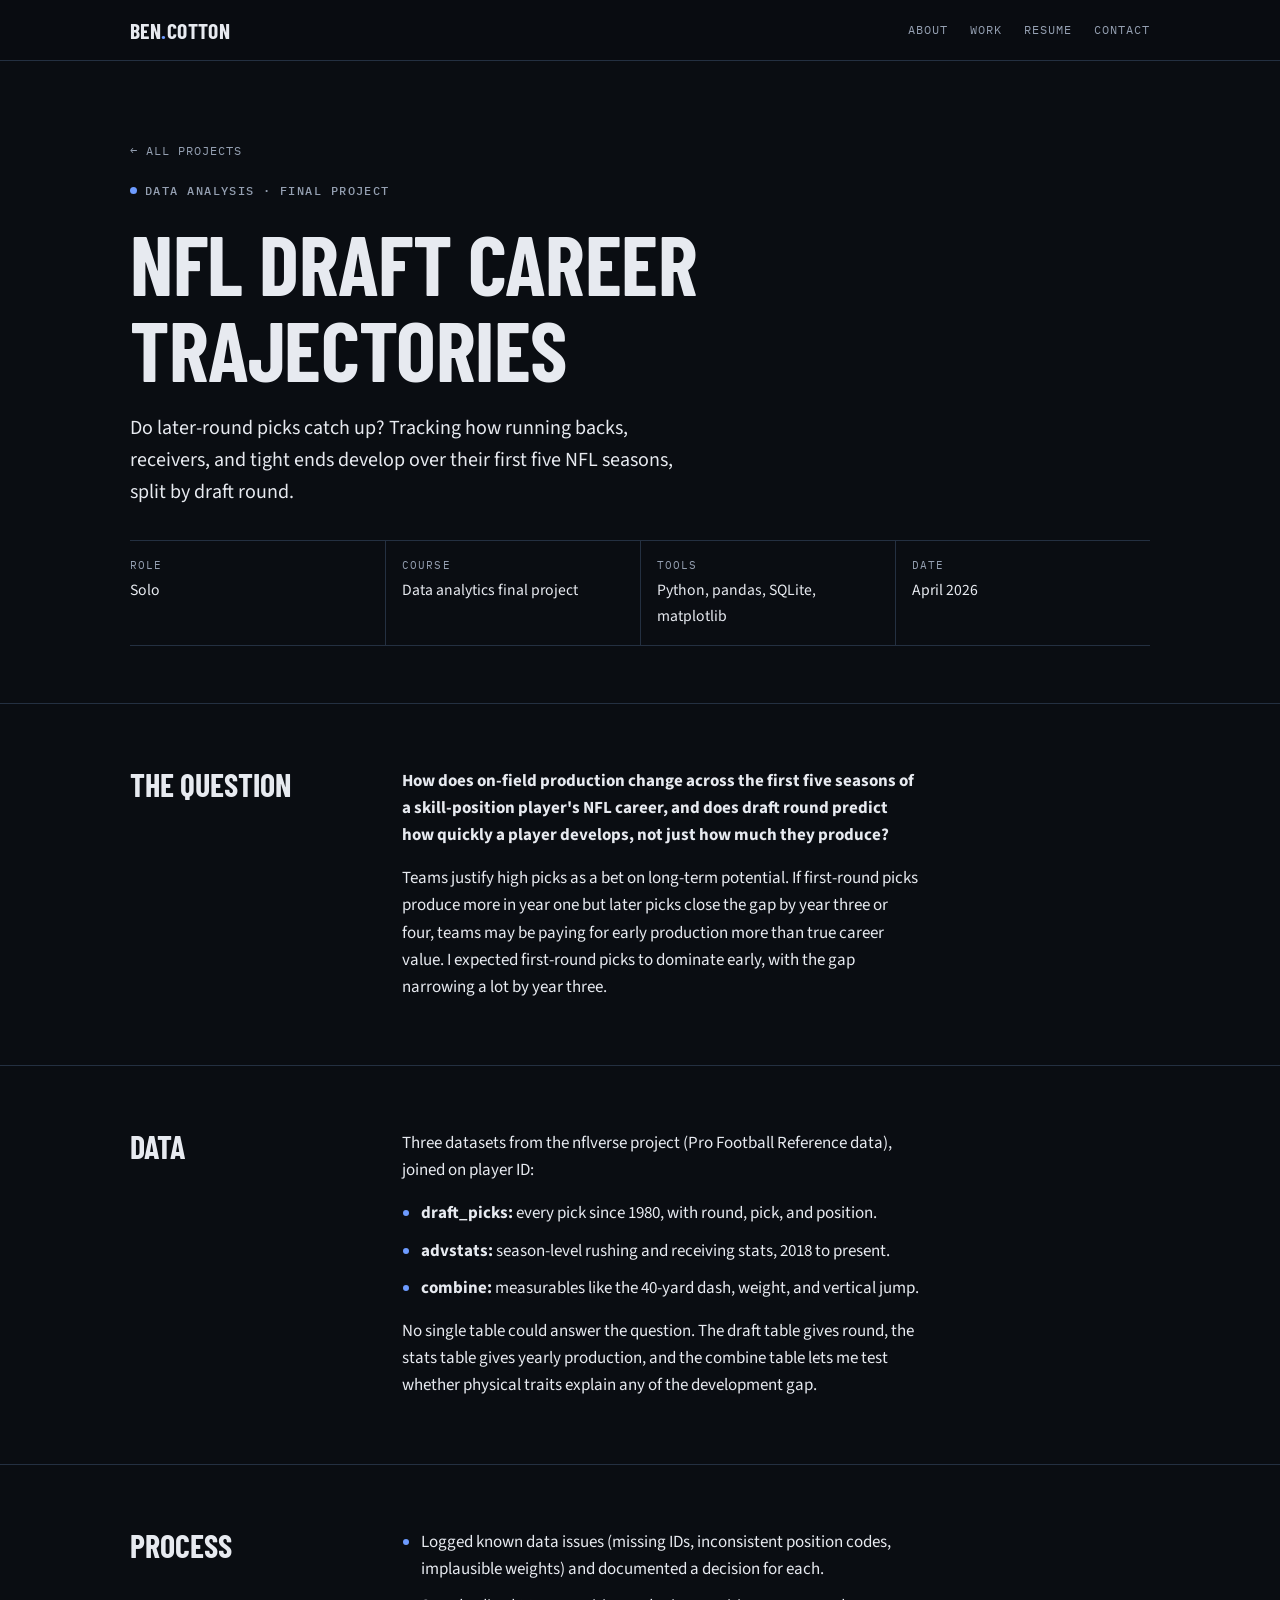
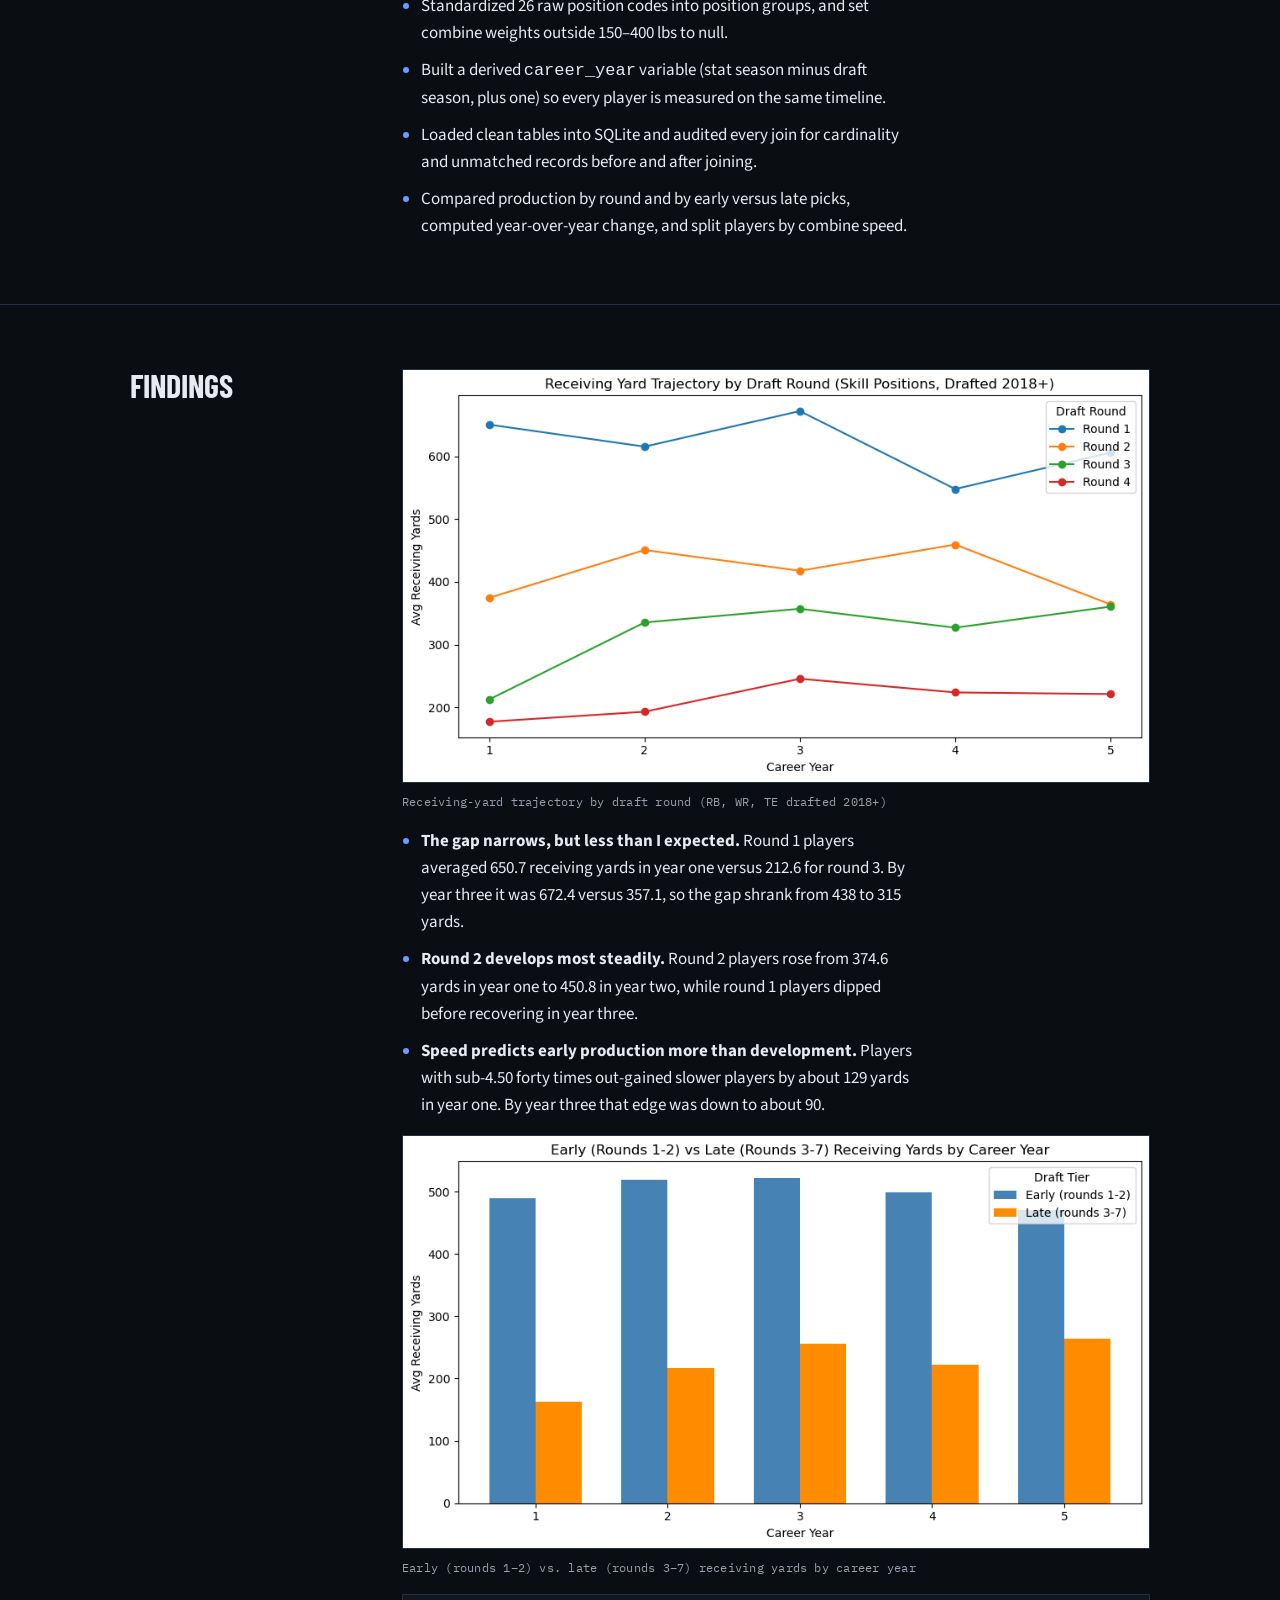
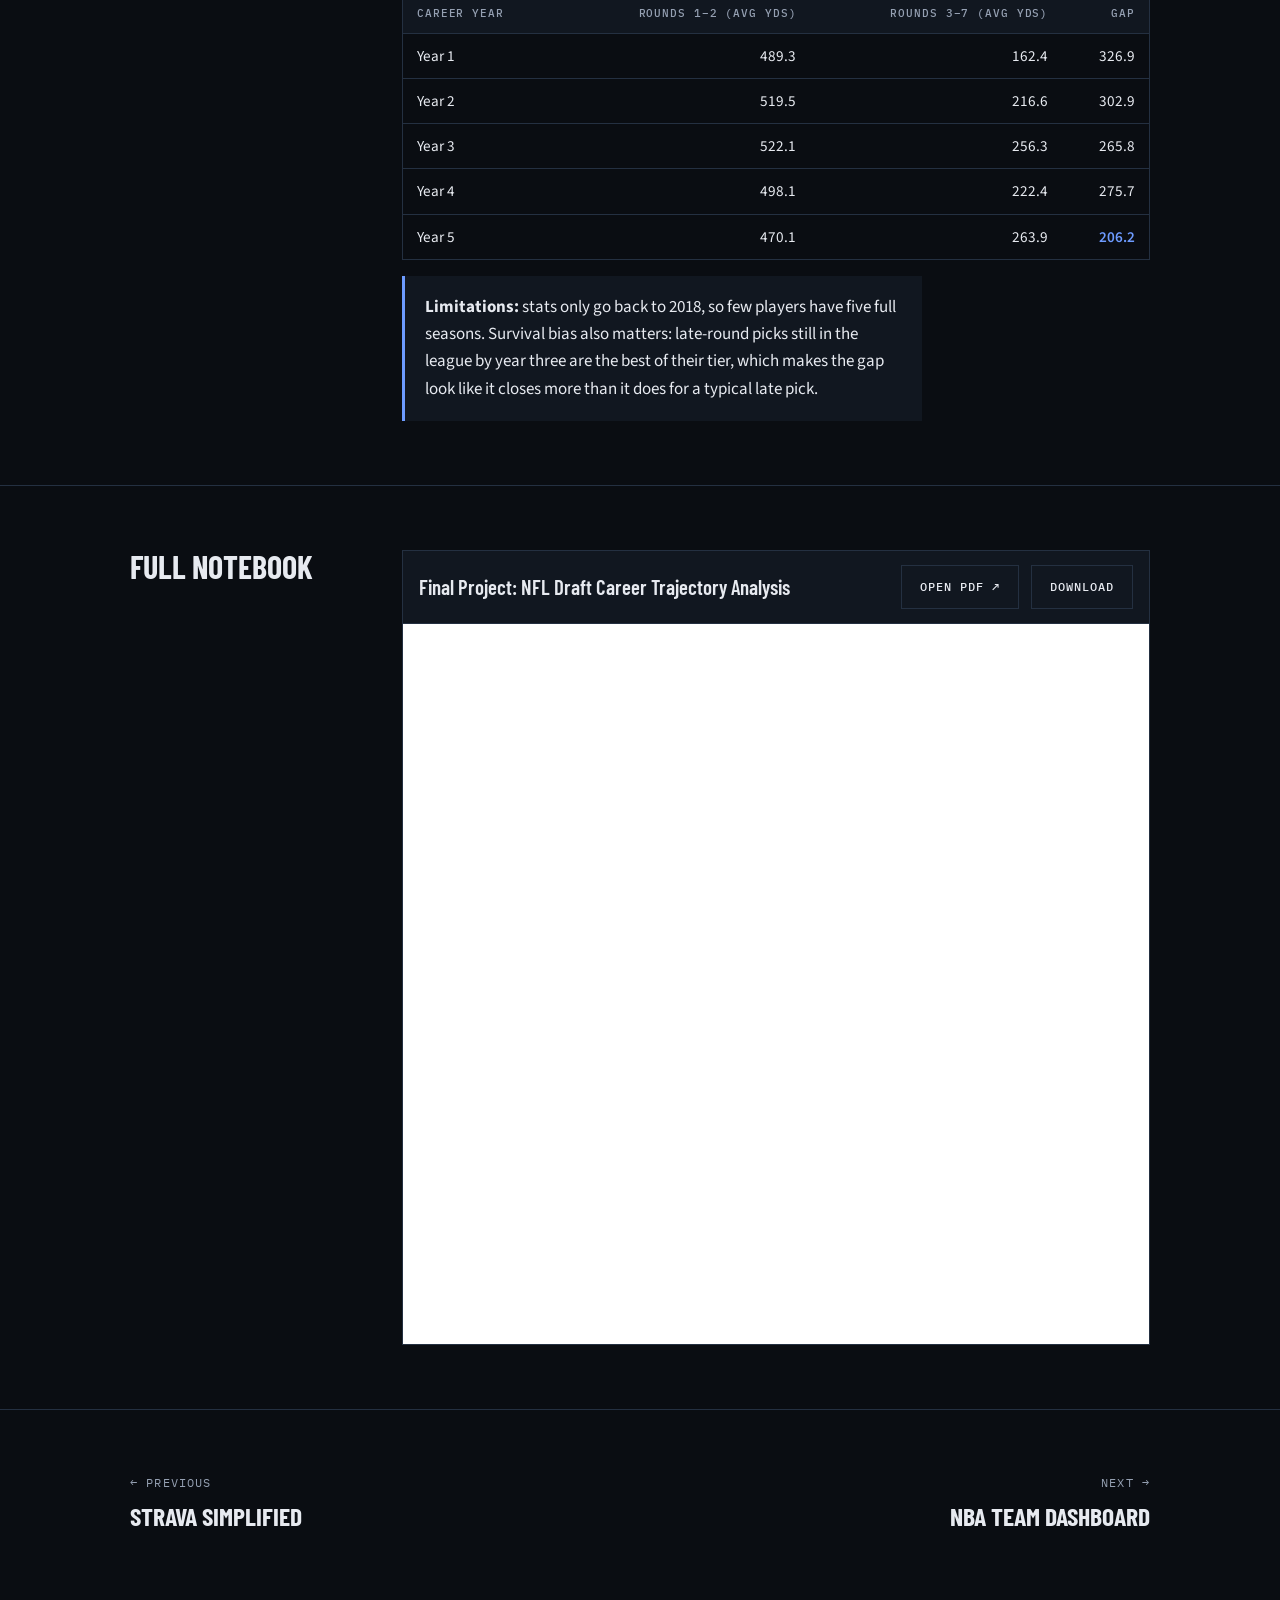
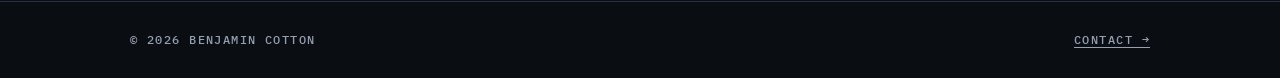
<file: nfl-draft-trajectories.html>
<!DOCTYPE html>
<html lang="en">
<head>
<meta charset="utf-8">
<meta name="viewport" content="width=device-width, initial-scale=1, viewport-fit=cover">
<title>NFL Draft Trajectories · Benjamin Cotton</title>
<link rel="preconnect" href="https://fonts.googleapis.com">
<link rel="preconnect" href="https://fonts.gstatic.com" crossorigin>
<link rel="stylesheet" href="https://fonts.googleapis.com/css2?family=Barlow+Condensed:wght@600;700&family=IBM+Plex+Mono:wght@400;500&family=Source+Sans+3:wght@400;600&display=swap">
<link rel="stylesheet" href="style.css">
</head>
<body>
<nav class="nav" aria-label="Main">
  <div class="wrap">
    <a class="mark" href="index.html">Ben<span>.</span>Cotton</a>
    <ul>
      <li><a class="link" href="index.html#about">About</a></li>
      <li><a class="link" href="index.html#work">Work</a></li>
      <li><a class="link" href="index.html#resume">Resume</a></li>
      <li><a class="link" href="index.html#contact">Contact</a></li>
    </ul>
  </div>
</nav>
<main>
  <section class="detail-hero">
    <div class="wrap" style="display:flex;flex-direction:column;gap:20px">
      <a class="back" href="index.html#work">← All projects</a>
      <p class="slate"><span class="dot"></span>Data Analysis · Final project</p>
      
      <h1>NFL Draft Career Trajectories</h1>
      <p class="lede">Do later-round picks catch up? Tracking how running backs, receivers, and tight ends develop over their first five NFL seasons, split by draft round.</p>
      <dl class="meta"><div><dt>Role</dt><dd>Solo</dd></div><div><dt>Course</dt><dd>Data analytics final project</dd></div><div><dt>Tools</dt><dd>Python, pandas, SQLite, matplotlib</dd></div><div><dt>Date</dt><dd>April 2026</dd></div></dl>
    </div>
  </section>
  <section class="block">
    <div class="wrap two-col">
      <div><h2>The question</h2></div>
      <div>
        <p><strong>How does on-field production change across the first five seasons of a skill-position player's NFL career, and does draft round predict how quickly a player develops, not just how much they produce?</strong></p>
        <p>Teams justify high picks as a bet on long-term potential. If first-round picks produce more in year one but later picks close the gap by year three or four, teams may be paying for early production more than true career value. I expected first-round picks to dominate early, with the gap narrowing a lot by year three.</p></div>
    </div>
  </section>
  <section class="block">
    <div class="wrap two-col">
      <div><h2>Data</h2></div>
      <div>
        <p>Three datasets from the nflverse project (Pro Football Reference data), joined on player ID:</p>
        <ul class="points">
          <li><strong>draft_picks:</strong> every pick since 1980, with round, pick, and position.</li>
          <li><strong>advstats:</strong> season-level rushing and receiving stats, 2018 to present.</li>
          <li><strong>combine:</strong> measurables like the 40-yard dash, weight, and vertical jump.</li>
        </ul>
        <p>No single table could answer the question. The draft table gives round, the stats table gives yearly production, and the combine table lets me test whether physical traits explain any of the development gap.</p></div>
    </div>
  </section>
  <section class="block">
    <div class="wrap two-col">
      <div><h2>Process</h2></div>
      <div>
        <ul class="points">
          <li>Logged known data issues (missing IDs, inconsistent position codes, implausible weights) and documented a decision for each.</li>
          <li>Standardized 26 raw position codes into position groups, and set combine weights outside 150–400 lbs to null.</li>
          <li>Built a derived <code>career_year</code> variable (stat season minus draft season, plus one) so every player is measured on the same timeline.</li>
          <li>Loaded clean tables into SQLite and audited every join for cardinality and unmatched records before and after joining.</li>
          <li>Compared production by round and by early versus late picks, computed year-over-year change, and split players by combine speed.</li>
        </ul></div>
    </div>
  </section>
  <section class="block">
    <div class="wrap two-col">
      <div><h2>Findings</h2></div>
      <div>
        <figure><div class="frame"><img src="nfl-chart-2.png" alt="Line chart: average receiving yards by career year for rounds 1 through 4. Round 1 stays near 550 to 670 yards while rounds 3 and 4 stay below 360."></div>
          <figcaption>Receiving-yard trajectory by draft round (RB, WR, TE drafted 2018+)</figcaption></figure>
        <ul class="points">
          <li><strong>The gap narrows, but less than I expected.</strong> Round 1 players averaged 650.7 receiving yards in year one versus 212.6 for round 3. By year three it was 672.4 versus 357.1, so the gap shrank from 438 to 315 yards.</li>
          <li><strong>Round 2 develops most steadily.</strong> Round 2 players rose from 374.6 yards in year one to 450.8 in year two, while round 1 players dipped before recovering in year three.</li>
          <li><strong>Speed predicts early production more than development.</strong> Players with sub-4.50 forty times out-gained slower players by about 129 yards in year one. By year three that edge was down to about 90.</li>
        </ul>
        <figure><div class="frame"><img src="nfl-chart-3.png" alt="Grouped bar chart comparing early-round and late-round average receiving yards for career years 1 through 5"></div>
          <figcaption>Early (rounds 1–2) vs. late (rounds 3–7) receiving yards by career year</figcaption></figure>
        <div class="table-wrap"><table>
          <thead><tr><th>Career year</th><th>Rounds 1–2 (avg yds)</th><th>Rounds 3–7 (avg yds)</th><th>Gap</th></tr></thead>
          <tbody>
            <tr><td>Year 1</td><td>489.3</td><td>162.4</td><td>326.9</td></tr>
            <tr><td>Year 2</td><td>519.5</td><td>216.6</td><td>302.9</td></tr>
            <tr><td>Year 3</td><td>522.1</td><td>256.3</td><td>265.8</td></tr>
            <tr><td>Year 4</td><td>498.1</td><td>222.4</td><td>275.7</td></tr>
            <tr><td>Year 5</td><td>470.1</td><td>263.9</td><td class="hl">206.2</td></tr>
          </tbody></table></div>
        <div class="callout"><p><strong>Limitations:</strong> stats only go back to 2018, so few players have five full seasons. Survival bias also matters: late-round picks still in the league by year three are the best of their tier, which makes the gap look like it closes more than it does for a typical late pick.</p></div></div>
    </div>
  </section>
  <section class="block">
    <div class="wrap two-col">
      <div><h2>Full notebook</h2></div>
      <div><div class="docs"><article class="doc">
          <header><strong>Final Project: NFL Draft Career Trajectory Analysis</strong>
            <div class="cta-row"><a class="btn" href="nfl-draft-trajectory-analysis.pdf" target="_blank" rel="noopener">Open PDF ↗</a><a class="btn" href="nfl-draft-trajectory-analysis.pdf" download>Download</a></div>
          </header>
          <iframe src="nfl-draft-trajectory-analysis.pdf#view=FitH" title="Final Project: NFL Draft Career Trajectory Analysis" loading="lazy"></iframe>
        </article></div></div>
    </div>
  </section>

  <section class="block">
    <div class="wrap next"><a href="strava-simplified.html"><span>← Previous</span><strong>Strava Simplified</strong></a><a class="right" href="nba-team-dashboard.html"><span>Next →</span><strong>NBA Team Dashboard</strong></a></div>
  </section>
</main>
<footer>
  <div class="wrap">
    <span class="slate">© 2026 Benjamin Cotton</span>
    <a class="slate" href="index.html#contact">Contact →</a>
  </div>
</footer>
</body>
</html>
</file>
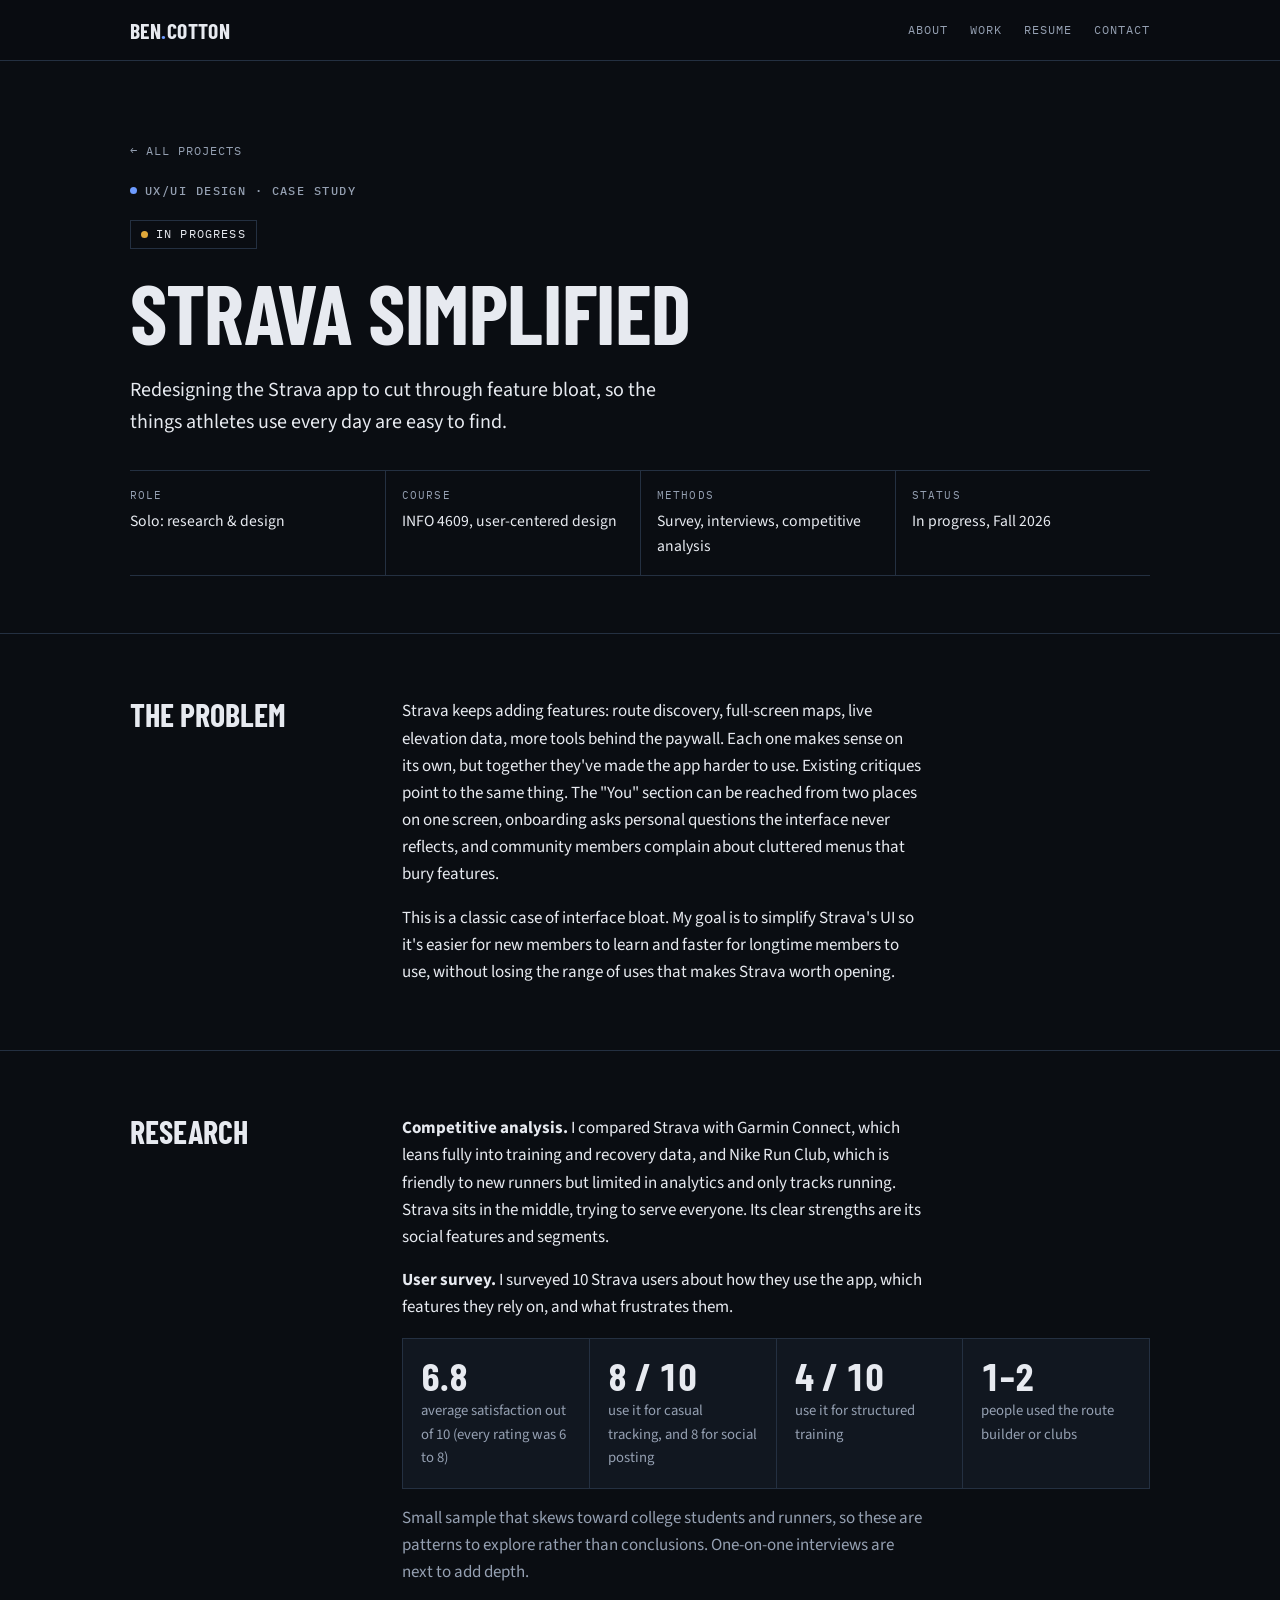
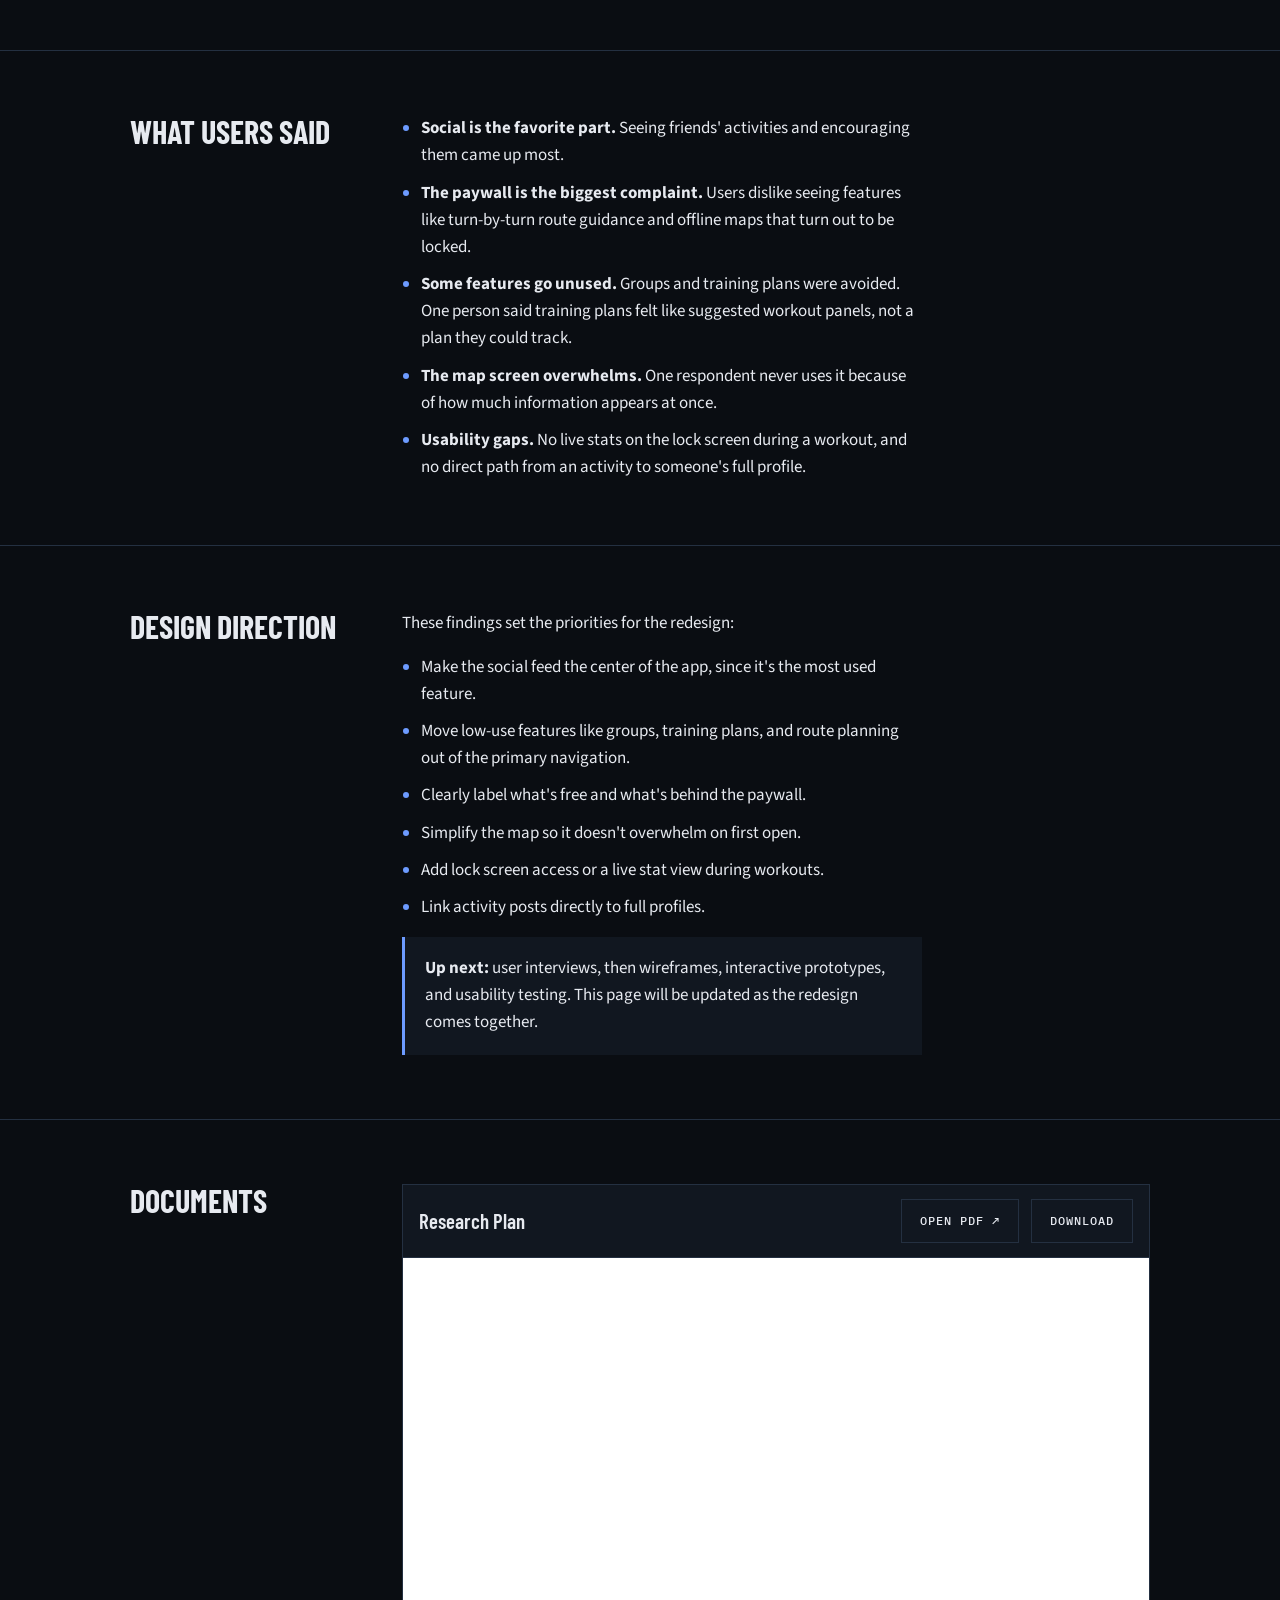
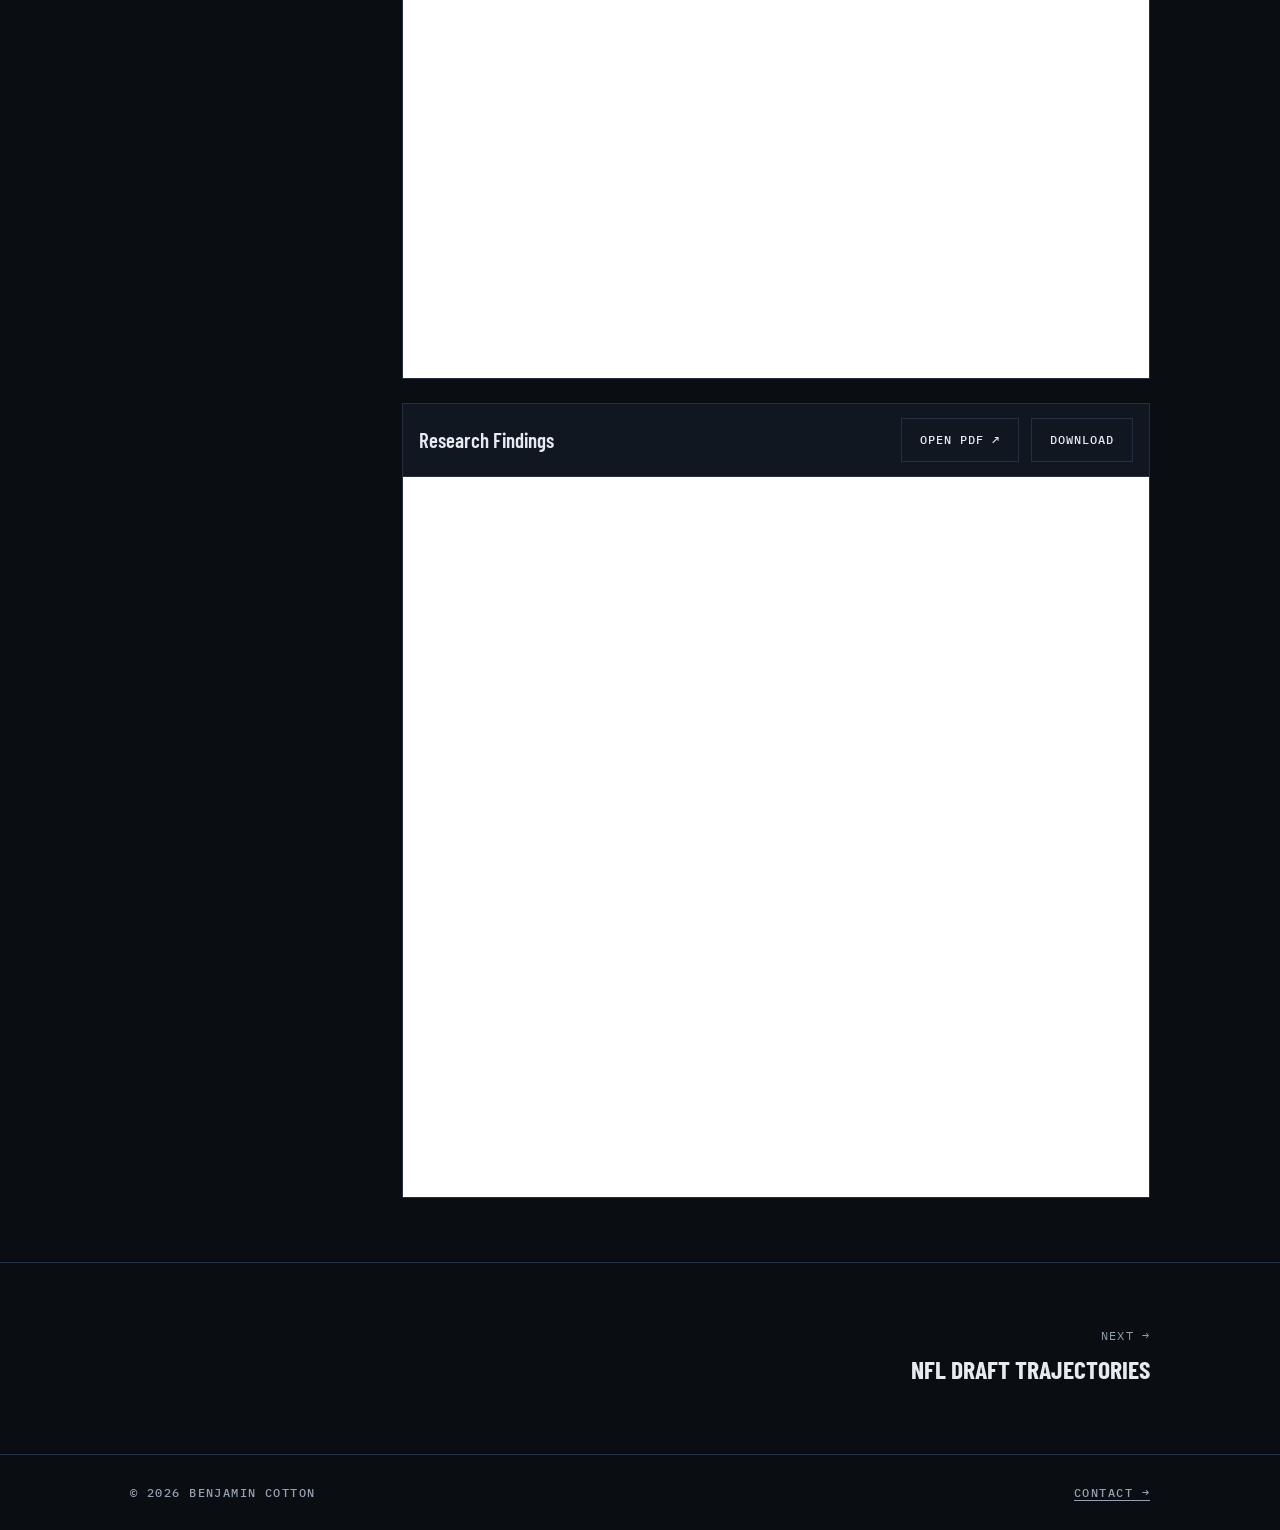
<file: strava-simplified.html>
<!DOCTYPE html>
<html lang="en">
<head>
<meta charset="utf-8">
<meta name="viewport" content="width=device-width, initial-scale=1, viewport-fit=cover">
<title>Strava Simplified · Benjamin Cotton</title>
<link rel="preconnect" href="https://fonts.googleapis.com">
<link rel="preconnect" href="https://fonts.gstatic.com" crossorigin>
<link rel="stylesheet" href="https://fonts.googleapis.com/css2?family=Barlow+Condensed:wght@600;700&family=IBM+Plex+Mono:wght@400;500&family=Source+Sans+3:wght@400;600&display=swap">
<link rel="stylesheet" href="style.css">
</head>
<body>
<nav class="nav" aria-label="Main">
  <div class="wrap">
    <a class="mark" href="index.html">Ben<span>.</span>Cotton</a>
    <ul>
      <li><a class="link" href="index.html#about">About</a></li>
      <li><a class="link" href="index.html#work">Work</a></li>
      <li><a class="link" href="index.html#resume">Resume</a></li>
      <li><a class="link" href="index.html#contact">Contact</a></li>
    </ul>
  </div>
</nav>
<main>
  <section class="detail-hero">
    <div class="wrap" style="display:flex;flex-direction:column;gap:20px">
      <a class="back" href="index.html#work">← All projects</a>
      <p class="slate"><span class="dot"></span>UX/UI Design · Case study</p>
      <span class="status">In progress</span>
      <h1>Strava Simplified</h1>
      <p class="lede">Redesigning the Strava app to cut through feature bloat, so the things athletes use every day are easy to find.</p>
      <dl class="meta"><div><dt>Role</dt><dd>Solo: research &amp; design</dd></div><div><dt>Course</dt><dd>INFO 4609, user-centered design</dd></div><div><dt>Methods</dt><dd>Survey, interviews, competitive analysis</dd></div><div><dt>Status</dt><dd>In progress, Fall 2026</dd></div></dl>
    </div>
  </section>
  <section class="block">
    <div class="wrap two-col">
      <div><h2>The problem</h2></div>
      <div>
        <p>Strava keeps adding features: route discovery, full-screen maps, live elevation data, more tools behind the paywall. Each one makes sense on its own, but together they've made the app harder to use. Existing critiques point to the same thing. The "You" section can be reached from two places on one screen, onboarding asks personal questions the interface never reflects, and community members complain about cluttered menus that bury features.</p>
        <p>This is a classic case of interface bloat. My goal is to simplify Strava's UI so it's easier for new members to learn and faster for longtime members to use, without losing the range of uses that makes Strava worth opening.</p></div>
    </div>
  </section>
  <section class="block">
    <div class="wrap two-col">
      <div><h2>Research</h2></div>
      <div>
        <p><strong>Competitive analysis.</strong> I compared Strava with Garmin Connect, which leans fully into training and recovery data, and Nike Run Club, which is friendly to new runners but limited in analytics and only tracks running. Strava sits in the middle, trying to serve everyone. Its clear strengths are its social features and segments.</p>
        <p><strong>User survey.</strong> I surveyed 10 Strava users about how they use the app, which features they rely on, and what frustrates them.</p>
        <div class="stats">
          <div class="stat"><b>6.8</b><span>average satisfaction out of 10 (every rating was 6 to 8)</span></div>
          <div class="stat"><b>8 / 10</b><span>use it for casual tracking, and 8 for social posting</span></div>
          <div class="stat"><b>4 / 10</b><span>use it for structured training</span></div>
          <div class="stat"><b>1–2</b><span>people used the route builder or clubs</span></div>
        </div>
        <p class="muted">Small sample that skews toward college students and runners, so these are patterns to explore rather than conclusions. One-on-one interviews are next to add depth.</p></div>
    </div>
  </section>
  <section class="block">
    <div class="wrap two-col">
      <div><h2>What users said</h2></div>
      <div>
        <ul class="points">
          <li><strong>Social is the favorite part.</strong> Seeing friends' activities and encouraging them came up most.</li>
          <li><strong>The paywall is the biggest complaint.</strong> Users dislike seeing features like turn-by-turn route guidance and offline maps that turn out to be locked.</li>
          <li><strong>Some features go unused.</strong> Groups and training plans were avoided. One person said training plans felt like suggested workout panels, not a plan they could track.</li>
          <li><strong>The map screen overwhelms.</strong> One respondent never uses it because of how much information appears at once.</li>
          <li><strong>Usability gaps.</strong> No live stats on the lock screen during a workout, and no direct path from an activity to someone's full profile.</li>
        </ul></div>
    </div>
  </section>
  <section class="block">
    <div class="wrap two-col">
      <div><h2>Design direction</h2></div>
      <div>
        <p>These findings set the priorities for the redesign:</p>
        <ul class="points">
          <li>Make the social feed the center of the app, since it's the most used feature.</li>
          <li>Move low-use features like groups, training plans, and route planning out of the primary navigation.</li>
          <li>Clearly label what's free and what's behind the paywall.</li>
          <li>Simplify the map so it doesn't overwhelm on first open.</li>
          <li>Add lock screen access or a live stat view during workouts.</li>
          <li>Link activity posts directly to full profiles.</li>
        </ul>
        <div class="callout"><p><strong>Up next:</strong> user interviews, then wireframes, interactive prototypes, and usability testing. This page will be updated as the redesign comes together.</p></div></div>
    </div>
  </section>
  <section class="block">
    <div class="wrap two-col">
      <div><h2>Documents</h2></div>
      <div><div class="docs"><article class="doc">
          <header><strong>Research Plan</strong>
            <div class="cta-row"><a class="btn" href="strava-research-plan.pdf" target="_blank" rel="noopener">Open PDF ↗</a><a class="btn" href="strava-research-plan.pdf" download>Download</a></div>
          </header>
          <iframe src="strava-research-plan.pdf#view=FitH" title="Research Plan" loading="lazy"></iframe>
        </article><article class="doc">
          <header><strong>Research Findings</strong>
            <div class="cta-row"><a class="btn" href="strava-research-findings.pdf" target="_blank" rel="noopener">Open PDF ↗</a><a class="btn" href="strava-research-findings.pdf" download>Download</a></div>
          </header>
          <iframe src="strava-research-findings.pdf#view=FitH" title="Research Findings" loading="lazy"></iframe>
        </article></div></div>
    </div>
  </section>

  <section class="block">
    <div class="wrap next"><a class="right" href="nfl-draft-trajectories.html"><span>Next →</span><strong>NFL Draft Trajectories</strong></a></div>
  </section>
</main>
<footer>
  <div class="wrap">
    <span class="slate">© 2026 Benjamin Cotton</span>
    <a class="slate" href="index.html#contact">Contact →</a>
  </div>
</footer>
</body>
</html>
</file>
<file: style.css>
/* Layout concept: a broadcast "lower third" — left-aligned condensed headlines,
   mono slates for metadata, one 1100px column on a near-black, blue-biased ground. */
:root {
  --bg: #0a0d12;
  --surface: #111720;
  --surface-2: #17202c;
  --line: #243041;
  --fg: #e7eaf0;
  --muted: #95a0b2;
  --accent: #6d9bff;
  --navy: #142440;
  --display: "Barlow Condensed", "Arial Narrow", "Helvetica Neue", Arial, sans-serif;
  --body: "Source Sans 3", "Segoe UI", "Helvetica Neue", Arial, sans-serif;
  --mono: "IBM Plex Mono", ui-monospace, "SFMono-Regular", Menlo, Consolas, monospace;
  --wrap: 1100px;
  color-scheme: dark;
}

*, *::before, *::after { box-sizing: border-box; }
html { scroll-behavior: smooth; scroll-padding-top: 80px; }
@media (prefers-reduced-motion: reduce) { html { scroll-behavior: auto; } }

body {
  margin: 0;
  background: var(--bg);
  color: var(--fg);
  font-family: var(--body);
  font-size: 1.0625rem;
  line-height: 1.6;
  -webkit-font-smoothing: antialiased;
}
img { max-width: 100%; display: block; }
a { color: var(--accent); text-underline-offset: 3px; }
a:hover { color: var(--fg); }
:focus-visible { outline: 2px solid var(--accent); outline-offset: 3px; border-radius: 2px; }

.wrap { max-width: var(--wrap); margin: 0 auto; padding-inline: clamp(16px, 4vw, 40px); }

/* ---------- Nav ---------- */
.nav {
  position: sticky; top: env(safe-area-inset-top, 0px); z-index: 10;
  background: color-mix(in srgb, var(--bg) 88%, transparent);
  backdrop-filter: blur(10px);
  border-bottom: 1px solid var(--line);
}
.nav .wrap { display: flex; align-items: center; justify-content: space-between; gap: 16px; min-height: 60px; }
.mark {
  font-family: var(--display); font-weight: 700; font-size: 1.35rem; letter-spacing: 0.02em;
  color: var(--fg); text-decoration: none; text-transform: uppercase;
}
.mark span { color: var(--accent); }
.nav ul { list-style: none; display: flex; flex-wrap: wrap; gap: 4px 22px; margin: 0; padding: 0; }
.nav a.link {
  font-family: var(--mono); font-size: 0.78rem; letter-spacing: 0.08em; text-transform: uppercase;
  color: var(--muted); text-decoration: none;
}
.nav a.link:hover { color: var(--fg); }
@media (max-width: 560px) { .nav ul { gap: 4px 14px; } .nav a.link { font-size: 0.7rem; } }

/* ---------- Type ---------- */
.slate {
  font-family: var(--mono); font-size: 0.75rem; font-weight: 500; letter-spacing: 0.12em;
  text-transform: uppercase; color: var(--muted); margin: 0;
}
.slate .dot { display: inline-block; width: 7px; height: 7px; border-radius: 50%; background: var(--accent); margin-right: 8px; vertical-align: 1px; }
h1, h2, h3 { font-family: var(--display); text-wrap: balance; margin: 0; line-height: 1.02; }
h1 { font-size: clamp(3rem, 9vw, 6.25rem); font-weight: 700; text-transform: uppercase; letter-spacing: -0.005em; }
h2 { font-size: clamp(2rem, 5vw, 3rem); font-weight: 700; text-transform: uppercase; }
h3 { font-size: 1.6rem; font-weight: 600; }
p { margin: 0; max-width: 65ch; }
.lede { font-size: 1.25rem; color: var(--fg); max-width: 58ch; }
.muted { color: var(--muted); }

/* ---------- Sections ---------- */
section { padding-block: clamp(56px, 9vw, 104px); border-top: 1px solid var(--line); }
section.hero { border-top: 0; padding-block: clamp(48px, 8vw, 96px) clamp(48px, 7vw, 80px); }
.section-head { display: flex; flex-direction: column; gap: 10px; margin-bottom: 40px; }

/* Hero */
.hero .stack { display: flex; flex-direction: column; gap: 22px; }
.lower-third {
  display: inline-flex; align-items: stretch; align-self: flex-start; max-width: 100%;
  border: 1px solid var(--line); background: var(--surface);
}
.lower-third .tag {
  background: var(--accent); color: var(--bg); font-family: var(--mono); font-weight: 500;
  font-size: 0.72rem; letter-spacing: 0.12em; text-transform: uppercase; padding: 8px 12px;
  display: flex; align-items: center;
}
.lower-third .txt { padding: 8px 14px; font-family: var(--mono); font-size: 0.78rem; letter-spacing: 0.06em; color: var(--fg); }

.about-grid {
  display: grid; grid-template-columns: minmax(0, 1.6fr) minmax(0, 1fr); gap: clamp(32px, 6vw, 72px);
  margin-top: clamp(40px, 6vw, 64px);
}
.about-grid .story { display: flex; flex-direction: column; gap: 18px; min-width: 0; }
.facts { margin: 0; display: flex; flex-direction: column; border-top: 1px solid var(--line); }
.facts div { display: grid; grid-template-columns: 7.5rem minmax(0, 1fr); gap: 12px; padding: 14px 0; border-bottom: 1px solid var(--line); }
.facts dt { font-family: var(--mono); font-size: 0.72rem; letter-spacing: 0.1em; text-transform: uppercase; color: var(--muted); padding-top: 3px; }
.facts dd { margin: 0; }
@media (max-width: 760px) { .about-grid { grid-template-columns: 1fr; } }

.cta-row { display: flex; flex-wrap: wrap; gap: 12px; }
.btn {
  display: inline-flex; align-items: center; gap: 8px; padding: 11px 18px;
  font-family: var(--mono); font-size: 0.78rem; font-weight: 500; letter-spacing: 0.08em; text-transform: uppercase;
  text-decoration: none; border: 1px solid var(--line); color: var(--fg); background: var(--surface);
  transition: border-color .15s, background .15s;
}
.btn:hover { border-color: var(--accent); color: var(--fg); }
.btn.primary { background: var(--accent); color: var(--bg); border-color: var(--accent); }
.btn.primary:hover { background: var(--fg); border-color: var(--fg); color: var(--bg); }

/* ---------- Project list ---------- */
.projects { display: flex; flex-direction: column; }
.project {
  display: grid; grid-template-columns: minmax(0, 1fr) minmax(0, 1.15fr); gap: clamp(24px, 4vw, 48px);
  padding-block: 36px; border-top: 1px solid var(--line); color: inherit; text-decoration: none; align-items: center;
}
.project:last-child { border-bottom: 1px solid var(--line); }
.project .info { display: flex; flex-direction: column; gap: 12px; min-width: 0; }
.project h3 { font-size: clamp(1.8rem, 3.6vw, 2.4rem); text-transform: uppercase; transition: color .15s; }
.project:hover h3 { color: var(--accent); }
.project .go { font-family: var(--mono); font-size: 0.78rem; letter-spacing: 0.08em; text-transform: uppercase; color: var(--accent); }
.project .num { font-family: var(--mono); font-size: 0.75rem; color: var(--muted); }
.thumb {
  aspect-ratio: 16 / 10; max-width: 100%; width: 100%; overflow: hidden; border: 1px solid var(--line);
  background: var(--surface); position: relative;
}
.thumb img { width: 100%; height: 100%; object-fit: cover; object-position: top left; transition: transform .4s; }
.thumb.contain img { object-fit: contain; background: #fff; }
.project:hover .thumb img { transform: scale(1.02); }
@media (prefers-reduced-motion: reduce) { .thumb img { transition: none; } .project:hover .thumb img { transform: none; } }
.thumb.type {
  display: flex; flex-direction: column; justify-content: flex-end; gap: 6px; padding: clamp(18px, 3vw, 30px);
  background: linear-gradient(160deg, var(--navy), var(--surface) 70%);
}
.thumb.type .big { font-family: var(--display); font-weight: 700; font-size: clamp(3.5rem, 9vw, 6rem); line-height: 0.9; }
.thumb.type .big small { font-size: 0.4em; color: var(--muted); font-weight: 600; }
.thumb.type .cap { font-family: var(--mono); font-size: 0.75rem; letter-spacing: 0.08em; text-transform: uppercase; color: var(--muted); }
.thumb .badge {
  position: absolute; top: 14px; left: 14px; font-family: var(--mono); font-size: 0.68rem; letter-spacing: 0.1em;
  text-transform: uppercase; padding: 4px 8px; background: var(--bg); border: 1px solid var(--line); color: var(--fg);
}
.play {
  width: 0; height: 0; border-left: 26px solid var(--fg); border-top: 16px solid transparent; border-bottom: 16px solid transparent;
  margin-bottom: 10px;
}
@media (max-width: 760px) {
  .project { grid-template-columns: 1fr; }
  .project .thumb { order: -1; }
}

/* tags */
.tags { display: flex; flex-wrap: wrap; gap: 6px; margin: 0; padding: 0; list-style: none; }
.tags li { font-family: var(--mono); font-size: 0.7rem; letter-spacing: 0.04em; padding: 3px 8px; border: 1px solid var(--line); color: var(--muted); }

/* ---------- Resume ---------- */
.resumes { display: grid; grid-template-columns: repeat(2, minmax(0, 1fr)); gap: clamp(20px, 3vw, 32px); }
.resume { display: flex; flex-direction: column; gap: 16px; border: 1px solid var(--line); background: var(--surface); padding: 20px; min-width: 0; }
.resume .paper { border: 1px solid var(--line); background: #fff; aspect-ratio: 8.5 / 11; overflow: hidden; max-width: 100%; }
.resume .paper img { width: 100%; height: 100%; object-fit: cover; object-position: top; }
.resume .paper a { display: block; height: 100%; }
@media (max-width: 760px) { .resumes { grid-template-columns: 1fr; } }

/* ---------- Contact ---------- */
.contact-grid { display: grid; grid-template-columns: minmax(0, 1fr) minmax(0, 1.9fr) minmax(0, 0.9fr); border-top: 1px solid var(--line); }
.contact-grid > div { padding: 24px 24px 24px 0; display: flex; flex-direction: column; gap: 8px; min-width: 0; }
.contact-grid > div + div { padding-left: 24px; border-left: 1px solid var(--line); }
.contact-grid .val { font-family: var(--display); font-size: clamp(1.35rem, 2.3vw, 1.75rem); font-weight: 600; color: var(--fg); text-decoration: none; overflow-wrap: break-word; }
.contact-grid a.val:hover { color: var(--accent); }
@media (max-width: 760px) {
  .contact-grid { grid-template-columns: 1fr; }
  .contact-grid > div, .contact-grid > div + div { padding: 20px 0; border-left: 0; border-bottom: 1px solid var(--line); }
}

footer { border-top: 1px solid var(--line); padding-block: 28px; }
footer .wrap { display: flex; flex-wrap: wrap; justify-content: space-between; gap: 12px; }

/* ---------- Project detail pages ---------- */
.back { font-family: var(--mono); font-size: 0.78rem; letter-spacing: 0.08em; text-transform: uppercase; color: var(--muted); text-decoration: none; }
.back:hover { color: var(--fg); }
.detail-hero { padding-block: clamp(40px, 7vw, 80px) 40px; border-top: 0; display: flex; flex-direction: column; gap: 20px; }
.detail-hero h1 { font-size: clamp(2.6rem, 7.5vw, 5.25rem); }
.meta { display: grid; grid-template-columns: repeat(4, minmax(0, 1fr)); border-top: 1px solid var(--line); border-bottom: 1px solid var(--line); margin-top: 12px; }
.meta div { padding: 16px 16px 16px 0; display: flex; flex-direction: column; gap: 4px; min-width: 0; }
.meta div + div { padding-left: 16px; border-left: 1px solid var(--line); }
.meta dt { font-family: var(--mono); font-size: 0.7rem; letter-spacing: 0.1em; text-transform: uppercase; color: var(--muted); }
.meta dd { margin: 0; font-size: 0.98rem; }
@media (max-width: 760px) {
  .meta { grid-template-columns: repeat(2, minmax(0, 1fr)); }
  .meta div:nth-child(3) { padding-left: 0; border-left: 0; }
  .meta div:nth-child(n+3) { border-top: 1px solid var(--line); }
}

.block { padding-block: clamp(40px, 6vw, 64px); }
.two-col { display: grid; grid-template-columns: 14rem minmax(0, 1fr); gap: clamp(20px, 4vw, 48px); }
.two-col > div { display: flex; flex-direction: column; gap: 16px; min-width: 0; }
.two-col h2 { font-size: clamp(1.6rem, 3vw, 2rem); }
@media (max-width: 760px) { .two-col { grid-template-columns: 1fr; } }

ul.points { margin: 0; padding-left: 1.1em; display: flex; flex-direction: column; gap: 10px; max-width: 65ch; }
ul.points li::marker { color: var(--accent); }

.stats { display: grid; grid-template-columns: repeat(auto-fit, minmax(150px, 1fr)); gap: 1px; background: var(--line); border: 1px solid var(--line); }
.stat { background: var(--surface); padding: 18px; display: flex; flex-direction: column; gap: 4px; }
.stat b { font-family: var(--display); font-size: 2.4rem; font-weight: 700; line-height: 1; font-variant-numeric: tabular-nums; }
.stat span { font-size: 0.92rem; color: var(--muted); }

figure { margin: 0; display: flex; flex-direction: column; gap: 10px; }
figure .frame { border: 1px solid var(--line); background: #fff; overflow: hidden; }
figcaption { font-family: var(--mono); font-size: 0.74rem; color: var(--muted); letter-spacing: 0.02em; }
.gallery { display: grid; gap: 28px; }

.table-wrap { overflow-x: auto; border: 1px solid var(--line); }
table { border-collapse: collapse; width: 100%; font-variant-numeric: tabular-nums; font-size: 0.95rem; }
th, td { padding: 10px 14px; text-align: right; border-bottom: 1px solid var(--line); white-space: nowrap; }
th:first-child, td:first-child { text-align: left; }
th { font-family: var(--mono); font-size: 0.7rem; letter-spacing: 0.08em; text-transform: uppercase; color: var(--muted); font-weight: 500; background: var(--surface); }
tr:last-child td { border-bottom: 0; }
td.hl { color: var(--accent); font-weight: 600; }

.callout { border-left: 3px solid var(--accent); background: var(--surface); padding: 18px 20px; max-width: 65ch; }

.docs { display: flex; flex-direction: column; gap: 24px; }
.doc { border: 1px solid var(--line); background: var(--surface); }
.doc header { display: flex; flex-wrap: wrap; align-items: center; justify-content: space-between; gap: 12px; padding: 14px 16px; border-bottom: 1px solid var(--line); }
.doc header strong { font-family: var(--display); font-size: 1.3rem; font-weight: 600; }
.doc iframe { display: block; width: 100%; height: min(80vh, 900px); border: 0; background: #fff; }

.video { position: relative; aspect-ratio: 16 / 9; width: 100%; max-width: 100%; border: 1px solid var(--line); background: var(--surface); }
.video iframe { position: absolute; inset: 0; width: 100%; height: 100%; border: 0; }

.next { display: flex; flex-wrap: wrap; justify-content: space-between; gap: 16px; }
.next a { text-decoration: none; display: flex; flex-direction: column; gap: 4px; color: var(--fg); }
.next a span { font-family: var(--mono); font-size: 0.72rem; letter-spacing: 0.1em; text-transform: uppercase; color: var(--muted); }
.next a strong { font-family: var(--display); font-size: 1.6rem; text-transform: uppercase; }
.next a:hover strong { color: var(--accent); }
.next a.right { text-align: right; margin-left: auto; }

.status { display: inline-flex; align-items: center; gap: 8px; font-family: var(--mono); font-size: 0.72rem; letter-spacing: 0.1em; text-transform: uppercase; color: var(--fg); border: 1px solid var(--line); padding: 4px 10px; align-self: flex-start; }
.status::before { content: ""; width: 7px; height: 7px; border-radius: 50%; background: #e0a83a; }
</file>
